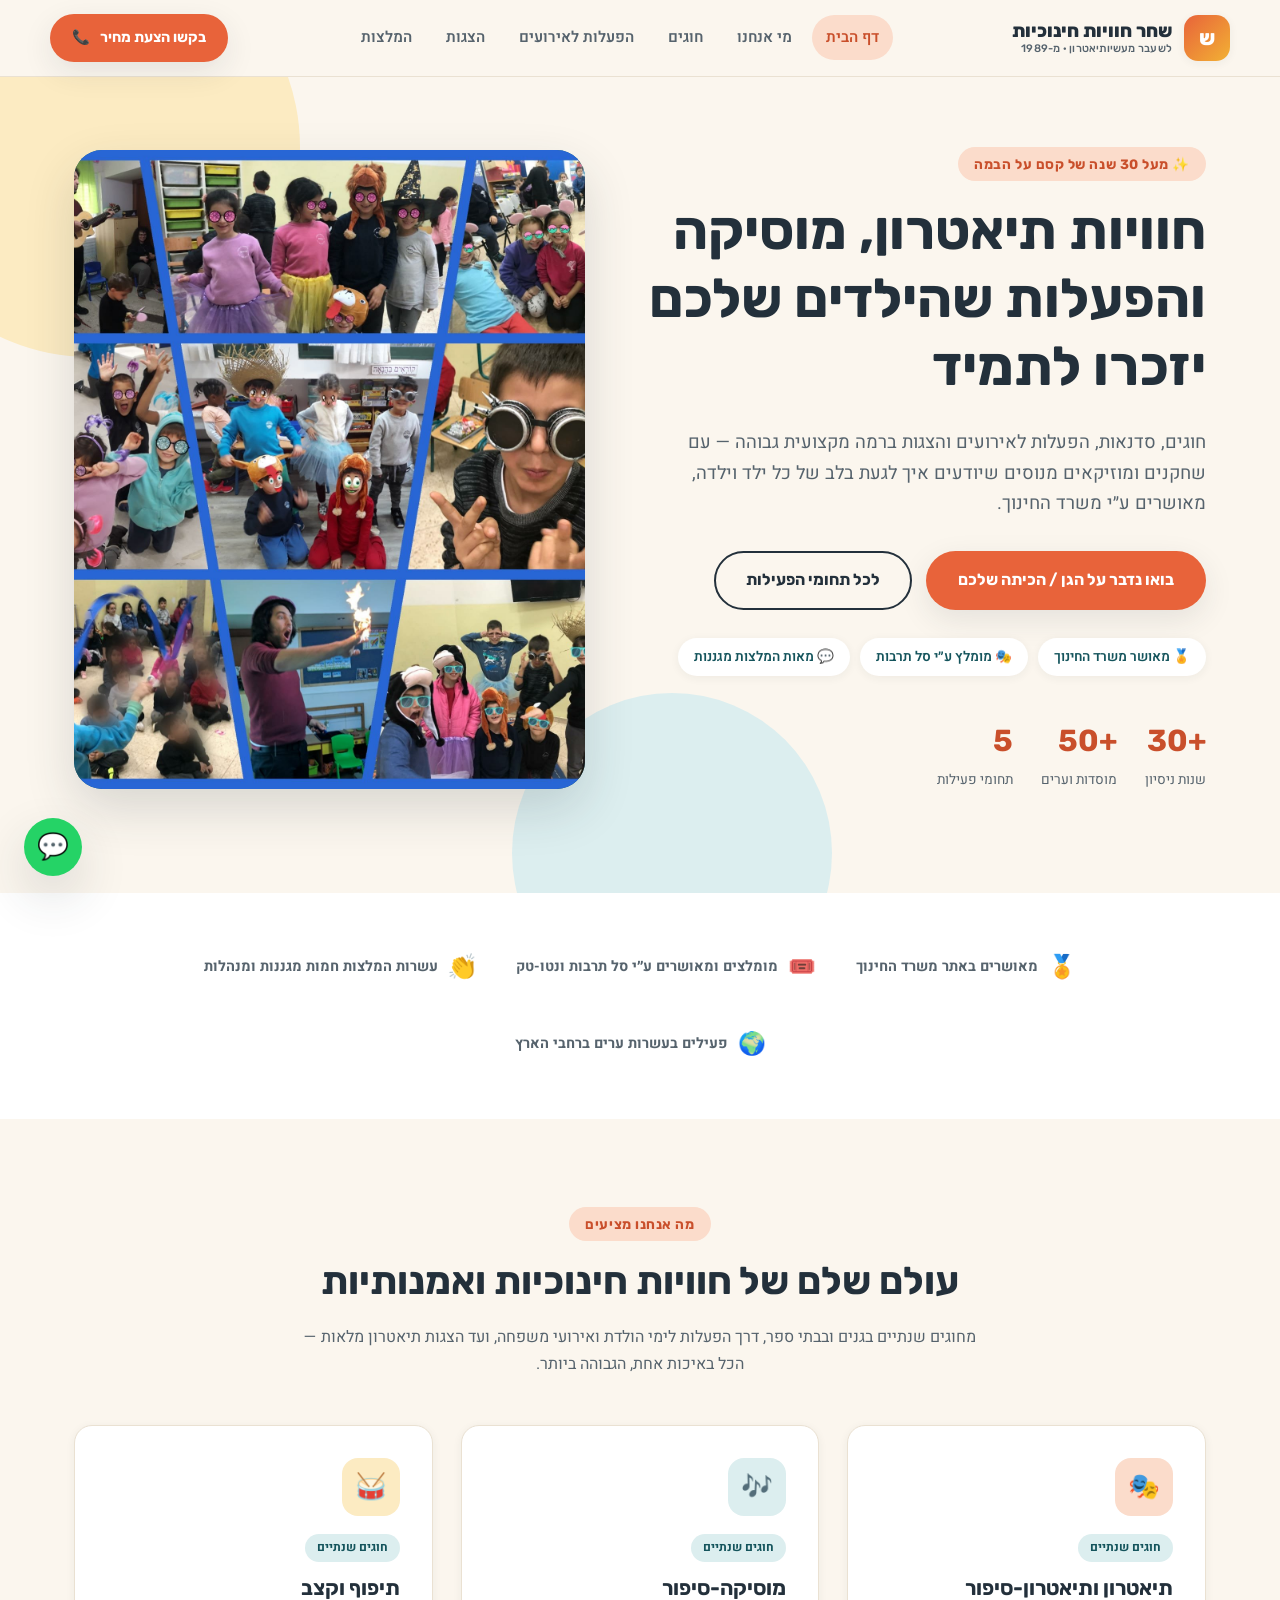
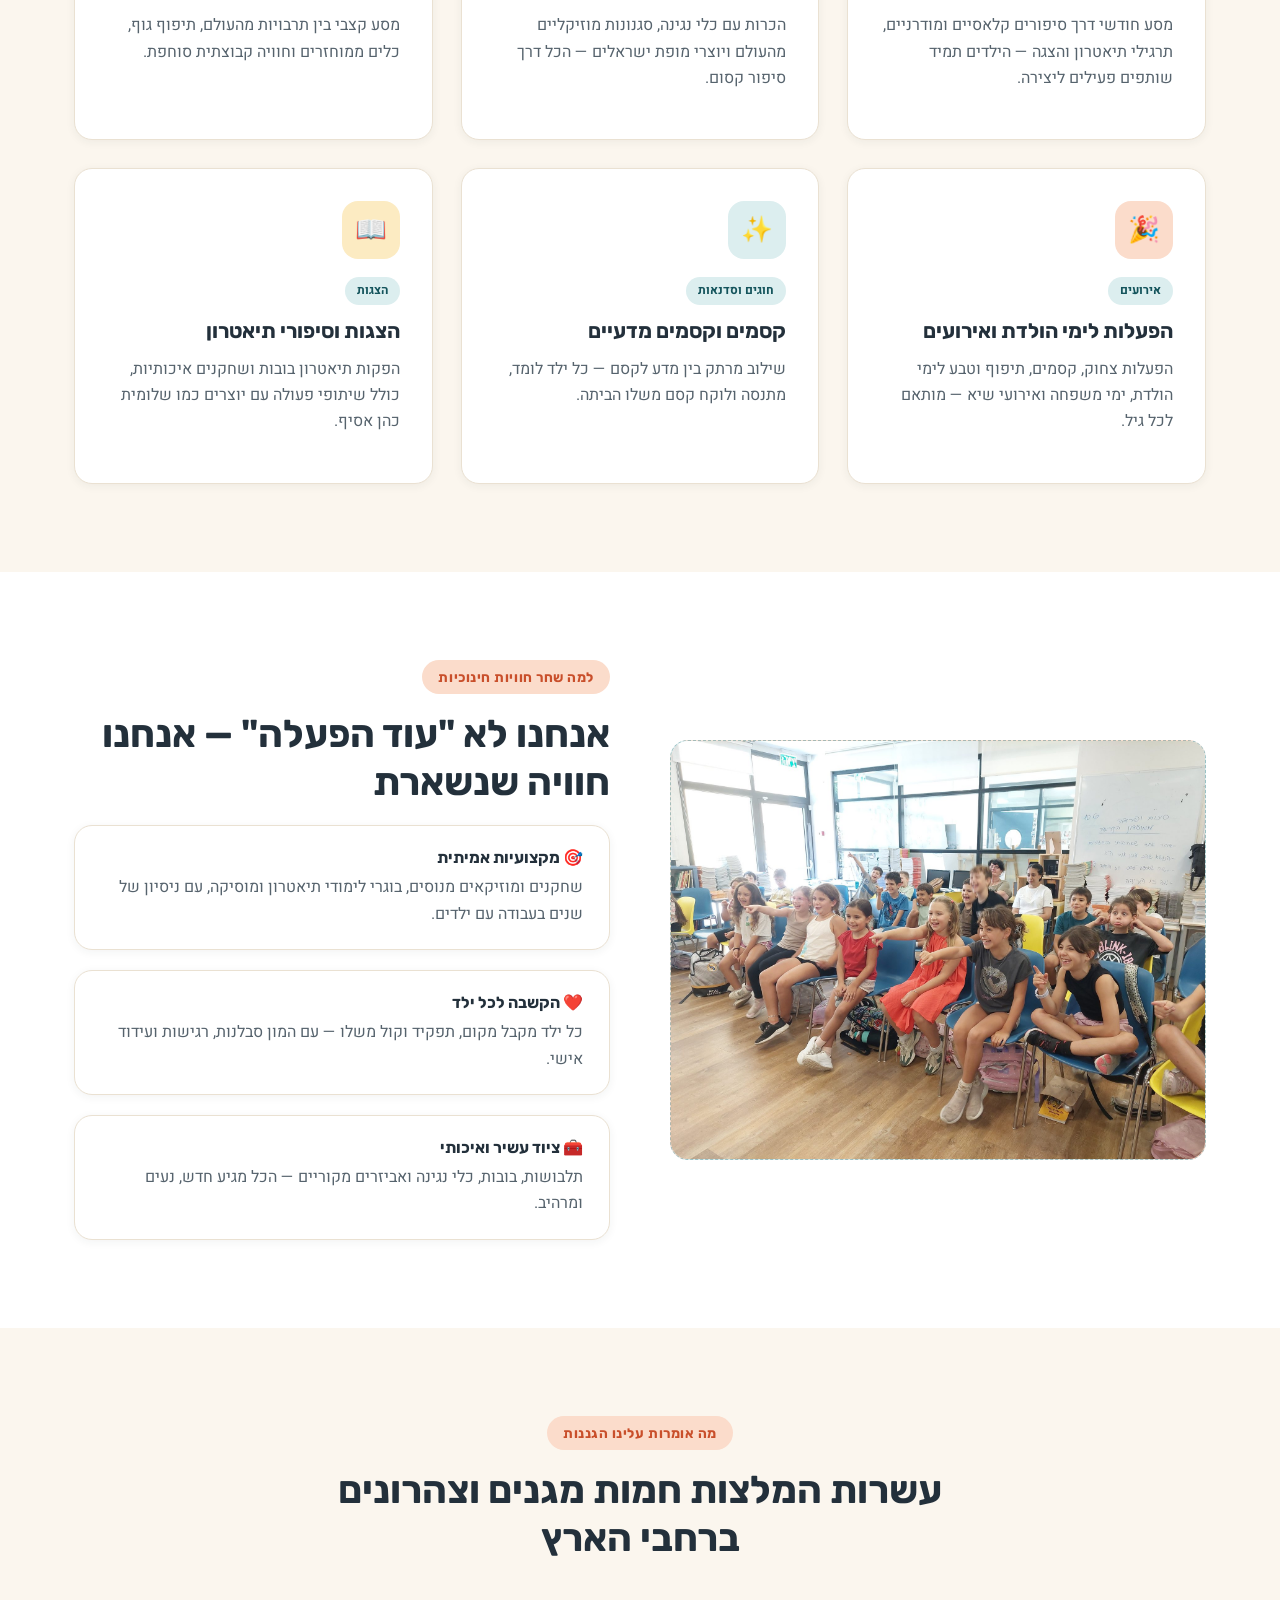
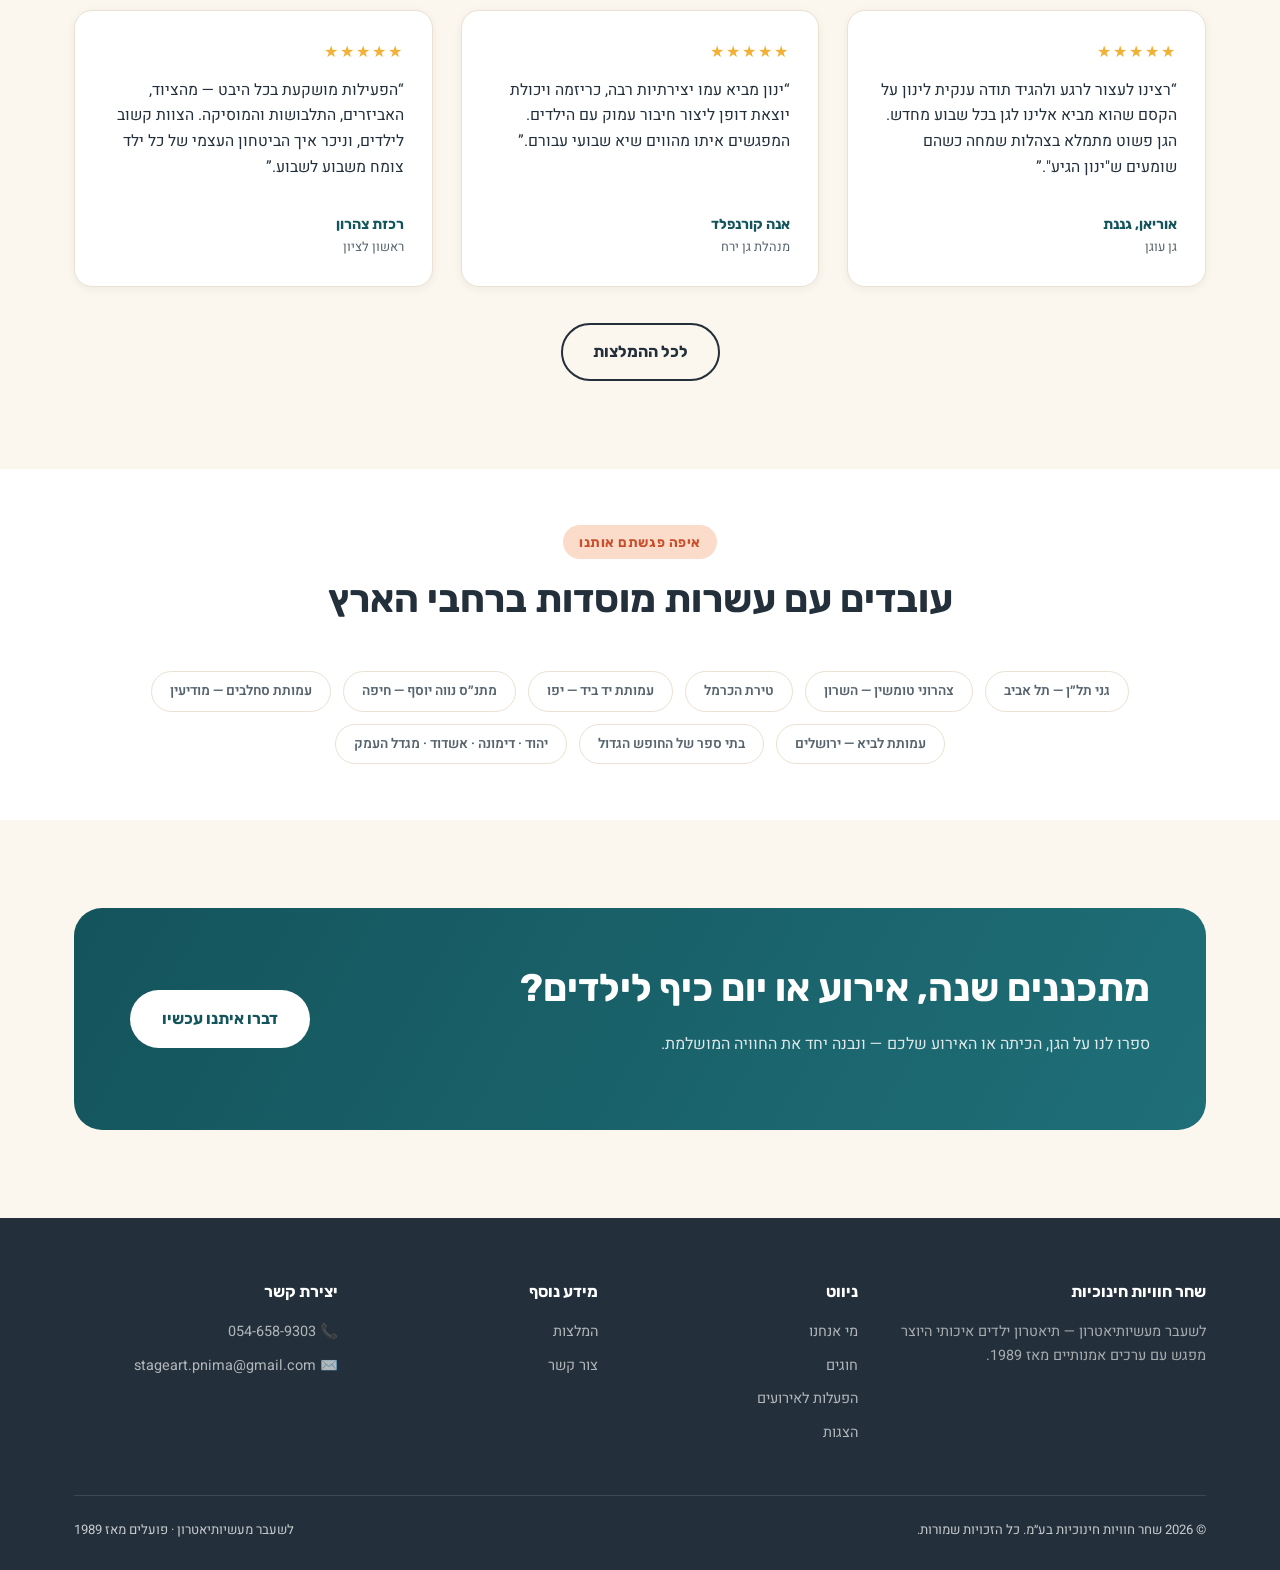
<file: index.html>
<!DOCTYPE html>
<html lang="he" dir="rtl">
<head>
<meta charset="UTF-8">
<meta name="viewport" content="width=device-width, initial-scale=1.0">
<title>שחר חוויות חינוכיות | חוגים, הפעלות והצגות לילדים ברמה הגבוהה ביותר</title>
<meta name="description" content="שחר חוויות חינוכיות (לשעבר מעשיותיאטרון) — מעל 30 שנות ניסיון בחוגי תיאטרון, מוסיקה, תיפוף וקצב, קסמים, הפעלות לאירועים והצגות לילדים. מאושרים ע״י משרד החינוך.">
<link rel="preconnect" href="https://fonts.googleapis.com">
<link href="https://fonts.googleapis.com/css2?family=Heebo:wght@400;500;600;700&family=Rubik:wght@600;700;800&display=swap" rel="stylesheet">
<link rel="stylesheet" href="css/style.css">
</head>
<body>

<header class="site-header">
  <div class="container header-inner">
    <a href="index.html" class="brand">
      <span class="brand-mark">ש</span>
      <span class="brand-text">שחר חוויות חינוכיות<small>לשעבר מעשיותיאטרון · מ-1989</small></span>
    </a>
    <nav class="main-nav">
      <a href="index.html">דף הבית</a>
      <a href="about.html">מי אנחנו</a>
      <a href="classes.html">חוגים</a>
      <a href="events.html">הפעלות לאירועים</a>
      <a href="shows.html">הצגות</a>
      <a href="testimonials.html">המלצות</a>
    </nav>
    <div class="header-cta">
      <a href="contact.html" class="btn btn-primary btn-sm"><span class="btn-text-full">בקשו הצעת מחיר</span><span>📞</span></a>
      <button class="nav-toggle" aria-label="תפריט"><span></span></button>
    </div>
  </div>
</header>

<!-- HERO -->
<section class="hero">
  <div class="container hero-grid">
    <div>
      <span class="eyebrow">✨ מעל 30 שנה של קסם על הבמה</span>
      <h1>חוויות תיאטרון, מוסיקה והפעלות שהילדים שלכם יזכרו לתמיד</h1>
      <p style="font-size:1.15rem; max-width:520px;">חוגים, סדנאות, הפעלות לאירועים והצגות ברמה מקצועית גבוהה — עם שחקנים ומוזיקאים מנוסים שיודעים איך לגעת בלב של כל ילד וילדה, מאושרים ע״י משרד החינוך.</p>
      <div class="hero-actions">
        <a href="contact.html" class="btn btn-primary">בואו נדבר על הגן / הכיתה שלכם</a>
        <a href="classes.html" class="btn btn-outline">לכל תחומי הפעילות</a>
      </div>
      <div class="hero-badges">
        <span class="hero-badge">🏅 מאושר משרד החינוך</span>
        <span class="hero-badge">🎭 מומלץ ע״י סל תרבות</span>
        <span class="hero-badge">💬 מאות המלצות מגננות</span>
      </div>
      <div class="hero-stats">
        <div class="hero-stat"><strong>+30</strong><span>שנות ניסיון</span></div>
        <div class="hero-stat"><strong>+50</strong><span>מוסדות וערים</span></div>
        <div class="hero-stat"><strong>5</strong><span>תחומי פעילות</span></div>
      </div>
    </div>
    <div class="art-frame">
      <img src="images/hero/hero-collage.jpg" alt="קולאז' רגעים מהפעלות וחוגים של שחר חוויות חינוכיות" style="position:absolute; inset:0; width:100%; height:100%; object-fit:cover; object-position: center;">
    </div>
  </div>
</section>

<!-- TRUST BAR -->
<section class="section-tight section-alt">
  <div class="container">
    <div class="trust-bar">
      <div class="trust-item"><span class="ic">🏅</span> מאושרים באתר משרד החינוך</div>
      <div class="trust-item"><span class="ic">🎟️</span> מומלצים ומאושרים ע״י סל תרבות ונטו-טק</div>
      <div class="trust-item"><span class="ic">👏</span> עשרות המלצות חמות מגננות ומנהלות</div>
      <div class="trust-item"><span class="ic">🌍</span> פעילים בעשרות ערים ברחבי הארץ</div>
    </div>
  </div>
</section>

<!-- SERVICES OVERVIEW -->
<section class="section">
  <div class="container">
    <div class="section-head center">
      <span class="eyebrow">מה אנחנו מציעים</span>
      <h2>עולם שלם של חוויות חינוכיות ואמנותיות</h2>
      <p>מחוגים שנתיים בגנים ובבתי ספר, דרך הפעלות לימי הולדת ואירועי משפחה, ועד הצגות תיאטרון מלאות — הכל באיכות אחת, הגבוהה ביותר.</p>
    </div>
    <div class="grid grid-3">
      <a href="classes.html#theater" class="card program-card">
        <span class="card-icon">🎭</span>
        <span class="tag">חוגים שנתיים</span>
        <h3>תיאטרון ותיאטרון-סיפור</h3>
        <p>מסע חודשי דרך סיפורים קלאסיים ומודרניים, תרגילי תיאטרון והצגה — הילדים תמיד שותפים פעילים ליצירה.</p>
      </a>
      <a href="classes.html#music" class="card program-card">
        <span class="card-icon teal">🎶</span>
        <span class="tag">חוגים שנתיים</span>
        <h3>מוסיקה-סיפור</h3>
        <p>הכרות עם כלי נגינה, סגנונות מוזיקליים מהעולם ויוצרי מופת ישראלים — הכל דרך סיפור קסום.</p>
      </a>
      <a href="classes.html#drums" class="card program-card">
        <span class="card-icon gold">🥁</span>
        <span class="tag">חוגים שנתיים</span>
        <h3>תיפוף וקצב</h3>
        <p>מסע קצבי בין תרבויות מהעולם, תיפוף גוף, כלים ממוחזרים וחוויה קבוצתית סוחפת.</p>
      </a>
      <a href="events.html" class="card program-card">
        <span class="card-icon">🎉</span>
        <span class="tag">אירועים</span>
        <h3>הפעלות לימי הולדת ואירועים</h3>
        <p>הפעלות צחוק, קסמים, תיפוף וטבע לימי הולדת, ימי משפחה ואירועי שיא — מותאם לכל גיל.</p>
      </a>
      <a href="classes.html#magic" class="card program-card">
        <span class="card-icon teal">✨</span>
        <span class="tag">חוגים וסדנאות</span>
        <h3>קסמים וקסמים מדעיים</h3>
        <p>שילוב מרתק בין מדע לקסם — כל ילד לומד, מתנסה ולוקח קסם משלו הביתה.</p>
      </a>
      <a href="shows.html" class="card program-card">
        <span class="card-icon gold">📖</span>
        <span class="tag">הצגות</span>
        <h3>הצגות וסיפורי תיאטרון</h3>
        <p>הפקות תיאטרון בובות ושחקנים איכותיות, כולל שיתופי פעולה עם יוצרים כמו שלומית כהן אסיף.</p>
      </a>
    </div>
  </div>
</section>

<!-- WHY US -->
<section class="section section-alt">
  <div class="container">
    <div class="grid grid-2" style="align-items:center; gap:60px;">
      <div class="photo-slot" style="min-height:420px;">
        <img src="images/activities/activity-08.jpg" alt="ילדים צוחקים ומשתתפים בהתלהבות בפעילות תיאטרון">
      </div>
      <div>
        <span class="eyebrow">למה שחר חוויות חינוכיות</span>
        <h2>אנחנו לא "עוד הפעלה" — אנחנו חוויה שנשארת</h2>
        <div class="grid" style="gap:20px;">
          <div class="card" style="padding:22px 26px;">
            <h4 style="margin-bottom:6px;">🎯 מקצועיות אמיתית</h4>
            <p style="margin:0;">שחקנים ומוזיקאים מנוסים, בוגרי לימודי תיאטרון ומוסיקה, עם ניסיון של שנים בעבודה עם ילדים.</p>
          </div>
          <div class="card" style="padding:22px 26px;">
            <h4 style="margin-bottom:6px;">❤️ הקשבה לכל ילד</h4>
            <p style="margin:0;">כל ילד מקבל מקום, תפקיד וקול משלו — עם המון סבלנות, רגישות ועידוד אישי.</p>
          </div>
          <div class="card" style="padding:22px 26px;">
            <h4 style="margin-bottom:6px;">🧰 ציוד עשיר ואיכותי</h4>
            <p style="margin:0;">תלבושות, בובות, כלי נגינה ואביזרים מקוריים — הכל מגיע חדש, נעים ומרהיב.</p>
          </div>
        </div>
      </div>
    </div>
  </div>
</section>

<!-- TESTIMONIALS TEASER -->
<section class="section">
  <div class="container">
    <div class="section-head center">
      <span class="eyebrow">מה אומרות עלינו הגננות</span>
      <h2>עשרות המלצות חמות מגנים וצהרונים ברחבי הארץ</h2>
    </div>
    <div class="grid grid-3">
      <div class="testi-card">
        <div class="testi-stars">★★★★★</div>
        <p class="testi-quote">רצינו לעצור לרגע ולהגיד תודה ענקית לינון על הקסם שהוא מביא אלינו לגן בכל שבוע מחדש. הגן פשוט מתמלא בצהלות שמחה כשהם שומעים ש"ינון הגיע".</p>
        <div class="testi-author">אוריאן, גננת</div>
        <div class="testi-role">גן עוגן</div>
      </div>
      <div class="testi-card">
        <div class="testi-stars">★★★★★</div>
        <p class="testi-quote">ינון מביא עמו יצירתיות רבה, כריזמה ויכולת יוצאת דופן ליצור חיבור עמוק עם הילדים. המפגשים איתו מהווים שיא שבועי עבורם.</p>
        <div class="testi-author">אנה קורנפלד</div>
        <div class="testi-role">מנהלת גן ירח</div>
      </div>
      <div class="testi-card">
        <div class="testi-stars">★★★★★</div>
        <p class="testi-quote">הפעילות מושקעת בכל היבט — מהציוד, האביזרים, התלבושות והמוסיקה. הצוות קשוב לילדים, וניכר איך הביטחון העצמי של כל ילד צומח משבוע לשבוע.</p>
        <div class="testi-author">רכזת צהרון</div>
        <div class="testi-role">ראשון לציון</div>
      </div>
    </div>
    <div class="text-center" style="margin-top:36px;">
      <a href="testimonials.html" class="btn btn-outline">לכל ההמלצות</a>
    </div>
  </div>
</section>

<!-- CLIENTS -->
<section class="section-tight section-alt">
  <div class="container">
    <div class="section-head center">
      <span class="eyebrow">איפה פגשתם אותנו</span>
      <h2>עובדים עם עשרות מוסדות ברחבי הארץ</h2>
    </div>
    <div class="client-strip" style="justify-content:center;">
      <span class="client-chip">גני תל״ן — תל אביב</span>
      <span class="client-chip">צהרוני טומשין — השרון</span>
      <span class="client-chip">טירת הכרמל</span>
      <span class="client-chip">עמותת יד ביד — יפו</span>
      <span class="client-chip">מתנ״ס נווה יוסף — חיפה</span>
      <span class="client-chip">עמותת סחלבים — מודיעין</span>
      <span class="client-chip">עמותת לביא — ירושלים</span>
      <span class="client-chip">בתי ספר של החופש הגדול</span>
      <span class="client-chip">יהוד · דימונה · אשדוד · מגדל העמק</span>
    </div>
  </div>
</section>

<!-- CTA BAND -->
<section class="section">
  <div class="container">
    <div class="cta-band">
      <div>
        <h2>מתכננים שנה, אירוע או יום כיף לילדים?</h2>
        <p>ספרו לנו על הגן, הכיתה או האירוע שלכם — ונבנה יחד את החוויה המושלמת.</p>
      </div>
      <a href="contact.html" class="btn btn-light">דברו איתנו עכשיו</a>
    </div>
  </div>
</section>

<footer class="site-footer">
  <div class="container">
    <div class="footer-grid">
      <div>
        <h4>שחר חוויות חינוכיות</h4>
        <p style="color:rgba(255,255,255,.6); font-size:.9rem;">לשעבר מעשיותיאטרון — תיאטרון ילדים איכותי היוצר מפגש עם ערכים אמנותיים מאז 1989.</p>
      </div>
      <div>
        <h4>ניווט</h4>
        <a href="about.html">מי אנחנו</a>
        <a href="classes.html">חוגים</a>
        <a href="events.html">הפעלות לאירועים</a>
        <a href="shows.html">הצגות</a>
      </div>
      <div>
        <h4>מידע נוסף</h4>
        <a href="testimonials.html">המלצות</a>
        <a href="contact.html">צור קשר</a>
      </div>
      <div>
        <h4>יצירת קשר</h4>
        <a href="https://wa.me/972546589303?text=%D7%90%D7%A9%D7%9E%D7%97%20%D7%9C%D7%93%D7%A2%D7%AA%20%D7%A2%D7%95%D7%93%20%D7%A4%D7%A8%D7%98%D7%99%D7%9D%20%D7%A2%D7%9C%20%D7%94%D7%A4%D7%A2%D7%99%D7%9C%D7%95%D7%AA%20%D7%A9%D7%9C%20%D7%A9%D7%97%D7%A8%20%D7%97%D7%95%D7%95%D7%99%D7%95%D7%AA%20%D7%97%D7%99%D7%A0%D7%95%D7%9B%D7%99%D7%95%D7%AA" target="_blank" rel="noopener">📞 054-658-9303</a>
        <a href="mailto:stageart.pnima@gmail.com">✉️ stageart.pnima@gmail.com</a>
      </div>
    </div>
    <div class="footer-bottom">
      <span>© 2026 שחר חוויות חינוכיות בע״מ. כל הזכויות שמורות.</span>
      <span>לשעבר מעשיותיאטרון · פועלים מאז 1989</span>
    </div>
  </div>
</footer>

<a href="https://wa.me/972546589303" class="wa-float" target="_blank" rel="noopener" aria-label="וואטסאפ">💬</a>

<script src="js/main.js"></script>
</body>
</html>
</file>
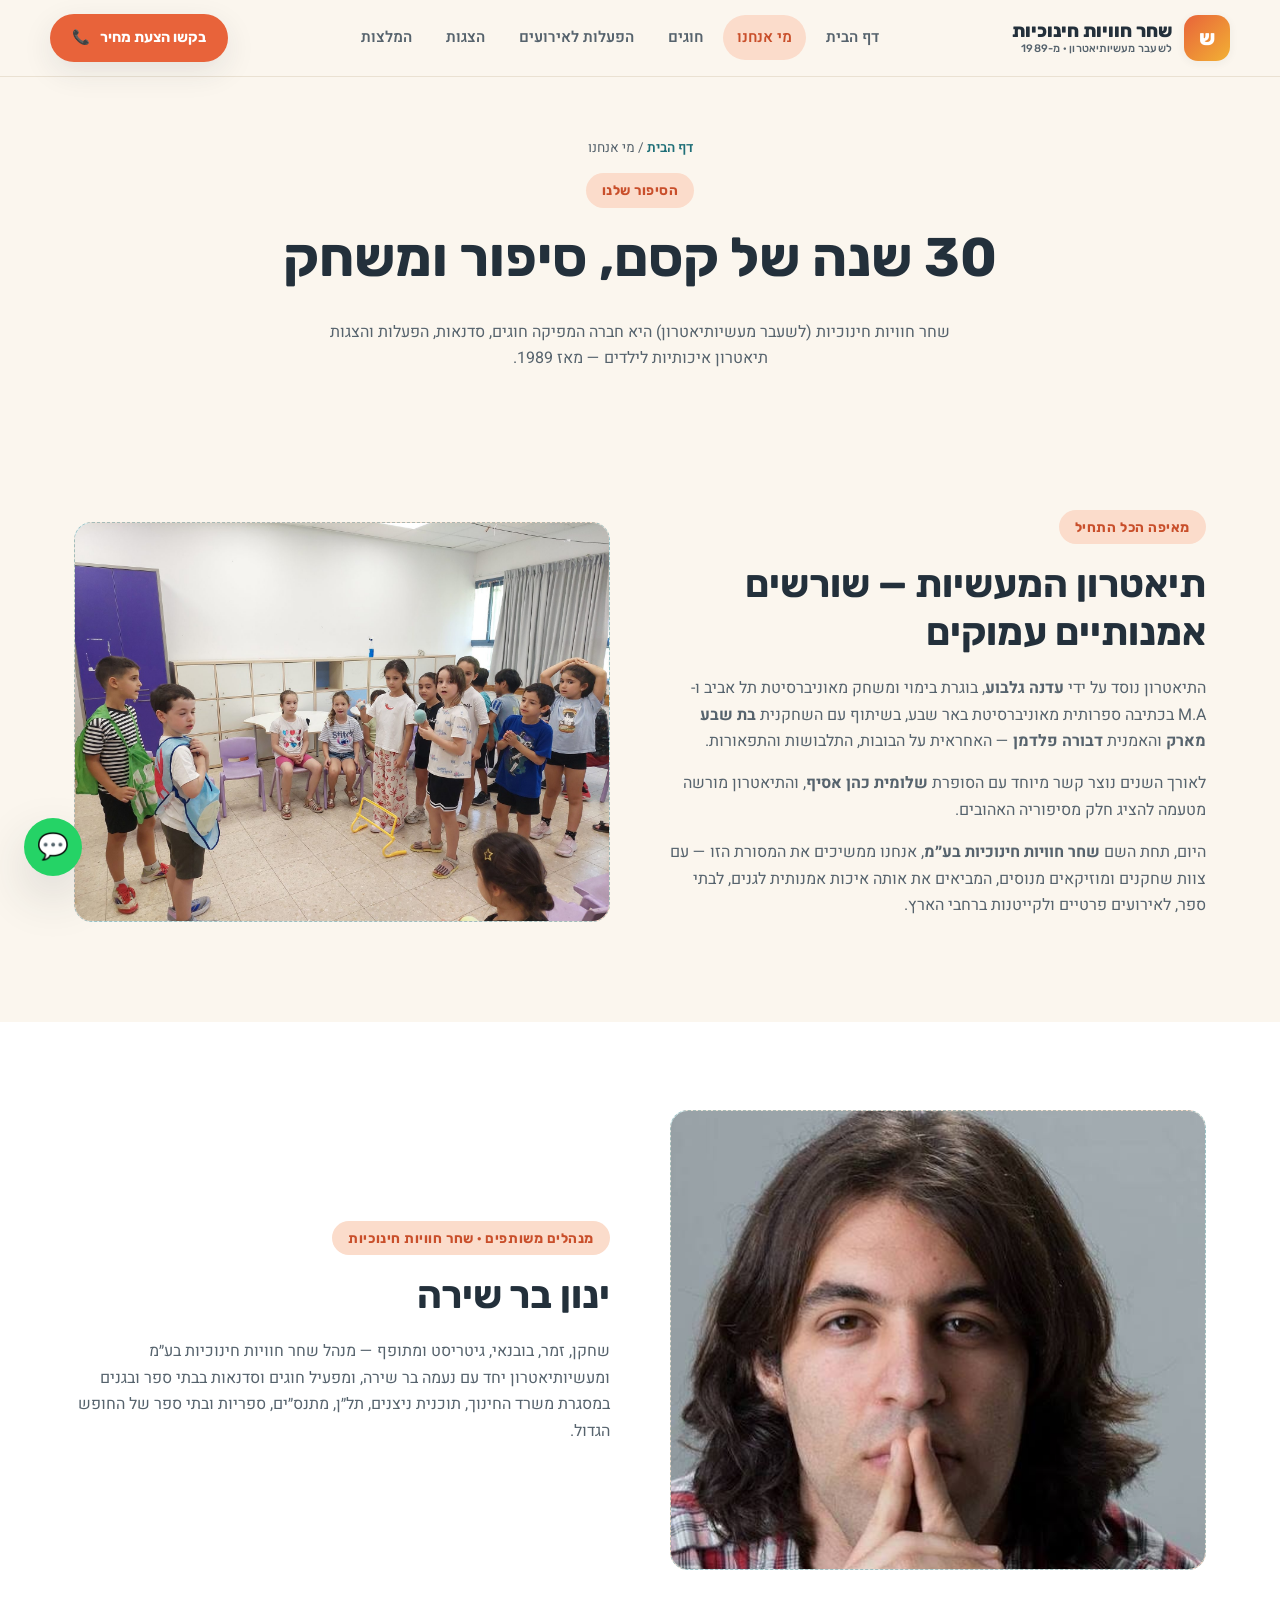
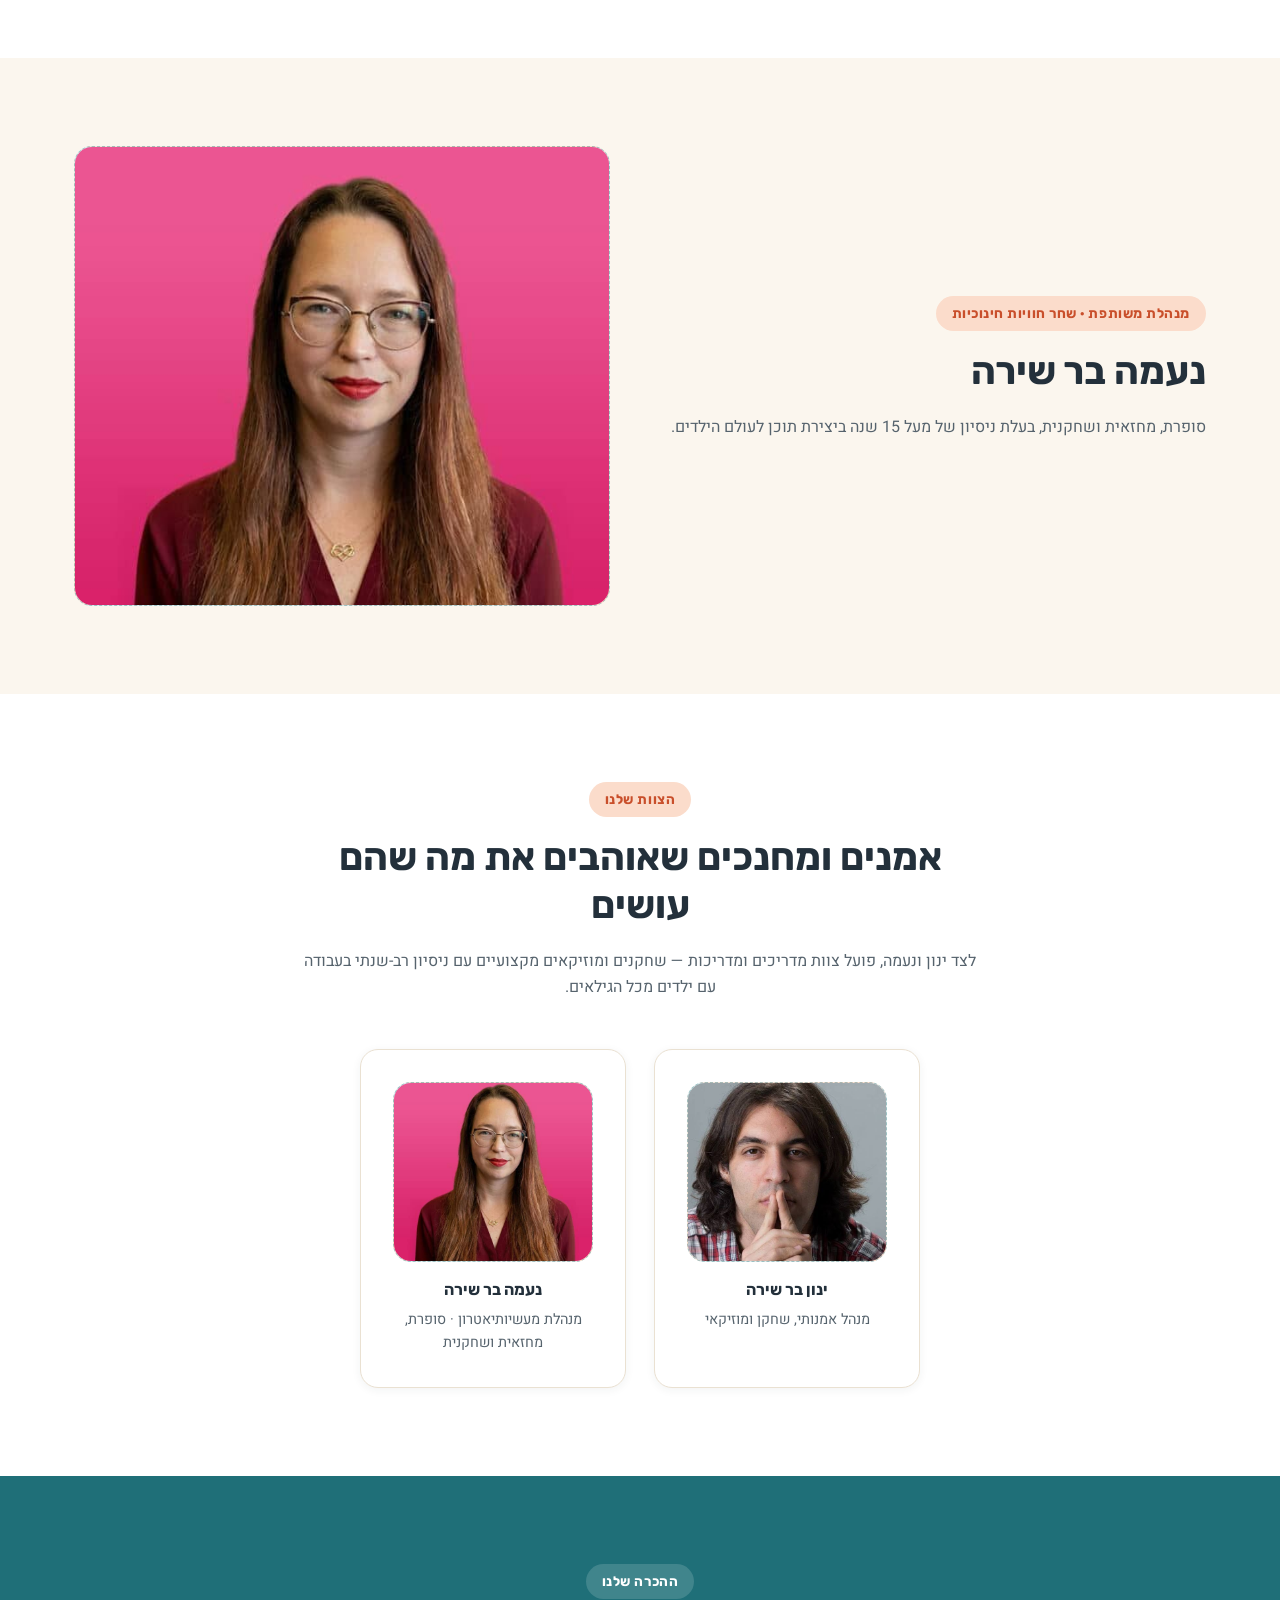
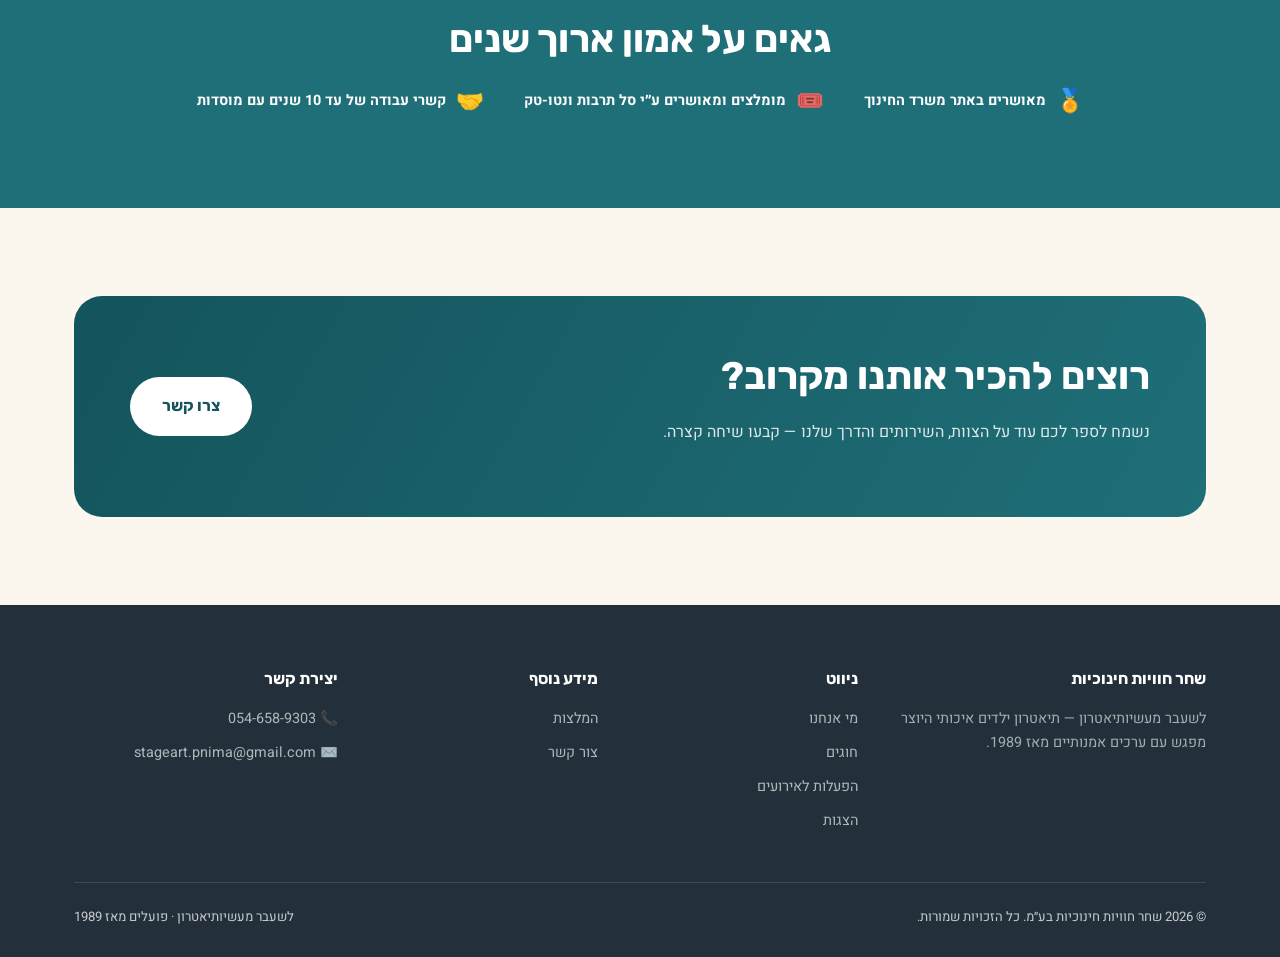
<file: about.html>
<!DOCTYPE html>
<html lang="he" dir="rtl">
<head>
<meta charset="UTF-8">
<meta name="viewport" content="width=device-width, initial-scale=1.0">
<title>מי אנחנו | שחר חוויות חינוכיות</title>
<meta name="description" content="הכירו את שחר חוויות חינוכיות (לשעבר מעשיותיאטרון) ואת ינון ונעמה בר שירה — מנהלים משותפים עם עשרות שנות ניסיון בעבודה עם ילדים.">
<link rel="preconnect" href="https://fonts.googleapis.com">
<link href="https://fonts.googleapis.com/css2?family=Heebo:wght@400;500;600;700&family=Rubik:wght@600;700;800&display=swap" rel="stylesheet">
<link rel="stylesheet" href="css/style.css">
</head>
<body>

<header class="site-header">
  <div class="container header-inner">
    <a href="index.html" class="brand">
      <span class="brand-mark">ש</span>
      <span class="brand-text">שחר חוויות חינוכיות<small>לשעבר מעשיותיאטרון · מ-1989</small></span>
    </a>
    <nav class="main-nav">
      <a href="index.html">דף הבית</a>
      <a href="about.html">מי אנחנו</a>
      <a href="classes.html">חוגים</a>
      <a href="events.html">הפעלות לאירועים</a>
      <a href="shows.html">הצגות</a>
      <a href="testimonials.html">המלצות</a>
    </nav>
    <div class="header-cta">
      <a href="contact.html" class="btn btn-primary btn-sm"><span class="btn-text-full">בקשו הצעת מחיר</span><span>📞</span></a>
      <button class="nav-toggle" aria-label="תפריט"><span></span></button>
    </div>
  </div>
</header>

<section class="page-hero section-tight">
  <div class="container">
    <div class="breadcrumb"><a href="index.html">דף הבית</a> / מי אנחנו</div>
    <span class="eyebrow">הסיפור שלנו</span>
    <h1>30 שנה של קסם, סיפור ומשחק</h1>
    <p style="max-width:640px; margin:0 auto;">שחר חוויות חינוכיות (לשעבר מעשיותיאטרון) היא חברה המפיקה חוגים, סדנאות, הפעלות והצגות תיאטרון איכותיות לילדים — מאז 1989.</p>
  </div>
</section>

<section class="section">
  <div class="container grid grid-2" style="align-items:center; gap:60px;">
    <div>
      <span class="eyebrow">מאיפה הכל התחיל</span>
      <h2>תיאטרון המעשיות — שורשים אמנותיים עמוקים</h2>
      <p>התיאטרון נוסד על ידי <strong>עדנה גלבוע</strong>, בוגרת בימוי ומשחק מאוניברסיטת תל אביב ו-M.A בכתיבה ספרותית מאוניברסיטת באר שבע, בשיתוף עם השחקנית <strong>בת שבע מארק</strong> והאמנית <strong>דבורה פלדמן</strong> — האחראית על הבובות, התלבושות והתפאורות.</p>
      <p>לאורך השנים נוצר קשר מיוחד עם הסופרת <strong>שלומית כהן אסיף</strong>, והתיאטרון מורשה מטעמה להציג חלק מסיפוריה האהובים.</p>
      <p>היום, תחת השם <strong>שחר חוויות חינוכיות בע״מ</strong>, אנחנו ממשיכים את המסורת הזו — עם צוות שחקנים ומוזיקאים מנוסים, המביאים את אותה איכות אמנותית לגנים, לבתי ספר, לאירועים פרטיים ולקייטנות ברחבי הארץ.</p>
    </div>
    <div class="photo-slot" style="min-height:400px;">
      <img src="images/activities/activity-03.jpg" alt="ילדים בתחפושות במעגל סיפור ותיאטרון">
    </div>
  </div>
</section>

<section class="section section-alt">
  <div class="container">
    <div class="grid grid-2" style="align-items:center; gap:60px;">
      <div class="photo-slot" style="min-height:460px;">
        <img src="images/team/profile-yinon.jpg" alt="ינון בר שירה — מנהל שחר חוויות חינוכיות" style="object-fit:cover; object-position:top;">
      </div>
      <div>
        <span class="eyebrow">מנהלים משותפים · שחר חוויות חינוכיות</span>
        <h2>ינון בר שירה</h2>
        <p>שחקן, זמר, בובנאי, גיטריסט ומתופף — מנהל שחר חוויות חינוכיות בע״מ ומעשיותיאטרון יחד עם נעמה בר שירה, ומפעיל חוגים וסדנאות בבתי ספר ובגנים במסגרת משרד החינוך, תוכנית ניצנים, תל״ן, מתנס״ים, ספריות ובתי ספר של החופש הגדול.</p>
      </div>
    </div>
  </div>
</section>

<section class="section">
  <div class="container">
    <div class="grid grid-2" style="align-items:center; gap:60px;">
      <div>
        <span class="eyebrow">מנהלת משותפת · שחר חוויות חינוכיות</span>
        <h2>נעמה בר שירה</h2>
        <p>סופרת, מחזאית ושחקנית, בעלת ניסיון של מעל 15 שנה ביצירת תוכן לעולם הילדים.</p>
      </div>
      <div class="photo-slot" style="min-height:460px;">
        <img src="images/team/profile-naama.jpg" alt="נעמה בר שירה — מנהלת מעשיותיאטרון" style="object-fit:cover; object-position:top;">
      </div>
    </div>
  </div>
</section>

<section class="section section-alt">
  <div class="container">
    <div class="section-head center">
      <span class="eyebrow">הצוות שלנו</span>
      <h2>אמנים ומחנכים שאוהבים את מה שהם עושים</h2>
      <p>לצד ינון ונעמה, פועל צוות מדריכים ומדריכות — שחקנים ומוזיקאים מקצועיים עם ניסיון רב-שנתי בעבודה עם ילדים מכל הגילאים.</p>
    </div>
    <div class="grid grid-2" style="max-width:560px; margin-inline:auto;">
      <div class="card text-center">
        <div class="photo-slot" style="min-height:180px; margin-bottom:18px;">
          <img src="images/team/profile-yinon.jpg" alt="ינון בר שירה">
        </div>
        <h4>ינון בר שירה</h4>
        <p style="margin:0; font-size:.9rem;">מנהל אמנותי, שחקן ומוזיקאי</p>
      </div>
      <div class="card text-center">
        <div class="photo-slot" style="min-height:180px; margin-bottom:18px;">
          <img src="images/team/profile-naama.jpg" alt="נעמה">
        </div>
        <h4>נעמה בר שירה</h4>
        <p style="margin:0; font-size:.9rem;">מנהלת מעשיותיאטרון · סופרת, מחזאית ושחקנית</p>
      </div>
    </div>
  </div>
</section>

<section class="section section-secondary">
  <div class="container text-center">
    <span class="eyebrow" style="background:rgba(255,255,255,.15); color:#fff;">ההכרה שלנו</span>
    <h2>גאים על אמון ארוך שנים</h2>
    <div class="trust-bar" style="margin-top:20px;">
      <div class="trust-item" style="color:#fff;"><span class="ic">🏅</span> מאושרים באתר משרד החינוך</div>
      <div class="trust-item" style="color:#fff;"><span class="ic">🎟️</span> מומלצים ומאושרים ע״י סל תרבות ונטו-טק</div>
      <div class="trust-item" style="color:#fff;"><span class="ic">🤝</span> קשרי עבודה של עד 10 שנים עם מוסדות</div>
    </div>
  </div>
</section>

<section class="section">
  <div class="container">
    <div class="cta-band">
      <div>
        <h2>רוצים להכיר אותנו מקרוב?</h2>
        <p>נשמח לספר לכם עוד על הצוות, השירותים והדרך שלנו — קבעו שיחה קצרה.</p>
      </div>
      <a href="contact.html" class="btn btn-light">צרו קשר</a>
    </div>
  </div>
</section>

<footer class="site-footer">
  <div class="container">
    <div class="footer-grid">
      <div>
        <h4>שחר חוויות חינוכיות</h4>
        <p style="color:rgba(255,255,255,.6); font-size:.9rem;">לשעבר מעשיותיאטרון — תיאטרון ילדים איכותי היוצר מפגש עם ערכים אמנותיים מאז 1989.</p>
      </div>
      <div>
        <h4>ניווט</h4>
        <a href="about.html">מי אנחנו</a>
        <a href="classes.html">חוגים</a>
        <a href="events.html">הפעלות לאירועים</a>
        <a href="shows.html">הצגות</a>
      </div>
      <div>
        <h4>מידע נוסף</h4>
        <a href="testimonials.html">המלצות</a>
        <a href="contact.html">צור קשר</a>
      </div>
      <div>
        <h4>יצירת קשר</h4>
        <a href="https://wa.me/972546589303?text=%D7%90%D7%A9%D7%9E%D7%97%20%D7%9C%D7%93%D7%A2%D7%AA%20%D7%A2%D7%95%D7%93%20%D7%A4%D7%A8%D7%98%D7%99%D7%9D%20%D7%A2%D7%9C%20%D7%94%D7%A4%D7%A2%D7%99%D7%9C%D7%95%D7%AA%20%D7%A9%D7%9C%20%D7%A9%D7%97%D7%A8%20%D7%97%D7%95%D7%95%D7%99%D7%95%D7%AA%20%D7%97%D7%99%D7%A0%D7%95%D7%9B%D7%99%D7%95%D7%AA" target="_blank" rel="noopener">📞 054-658-9303</a>
        <a href="mailto:stageart.pnima@gmail.com">✉️ stageart.pnima@gmail.com</a>
      </div>
    </div>
    <div class="footer-bottom">
      <span>© 2026 שחר חוויות חינוכיות בע״מ. כל הזכויות שמורות.</span>
      <span>לשעבר מעשיותיאטרון · פועלים מאז 1989</span>
    </div>
  </div>
</footer>

<a href="https://wa.me/972546589303" class="wa-float" target="_blank" rel="noopener" aria-label="וואטסאפ">💬</a>

<script src="js/main.js"></script>
</body>
</html>
</file>
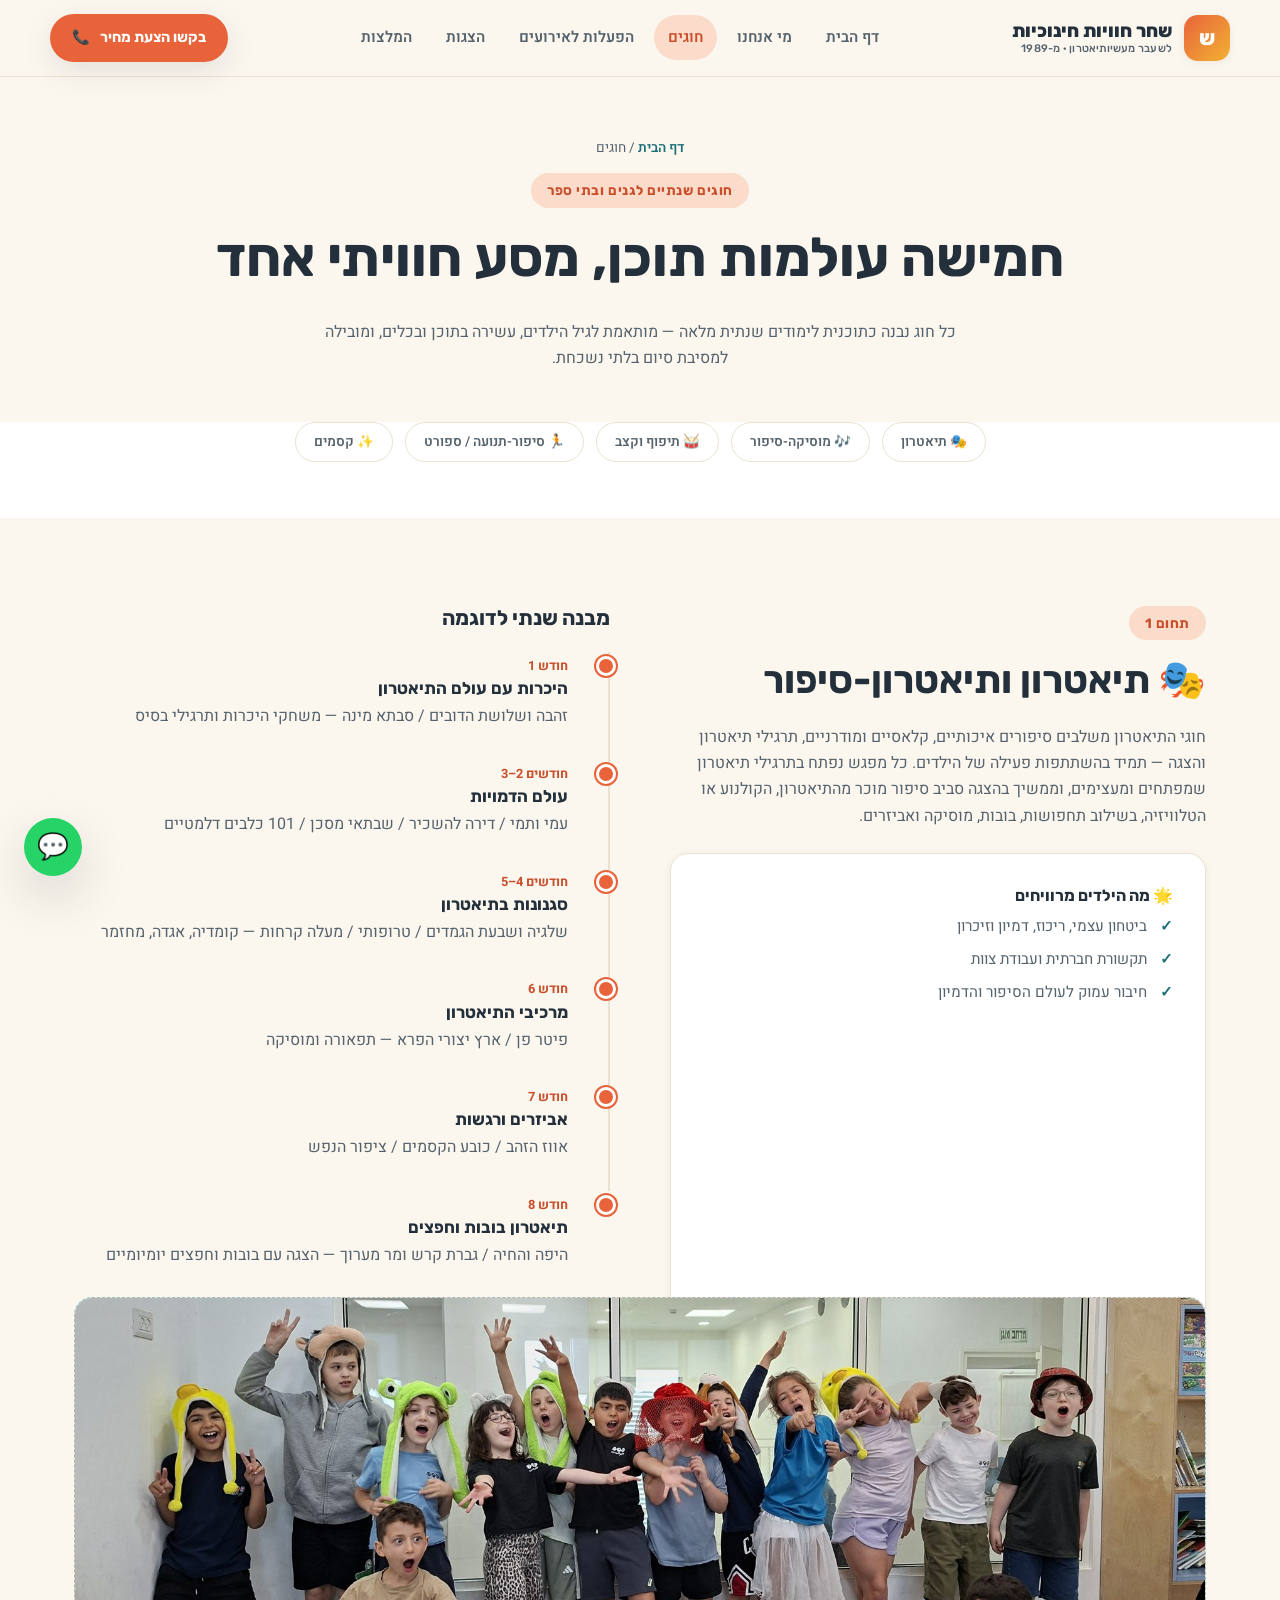
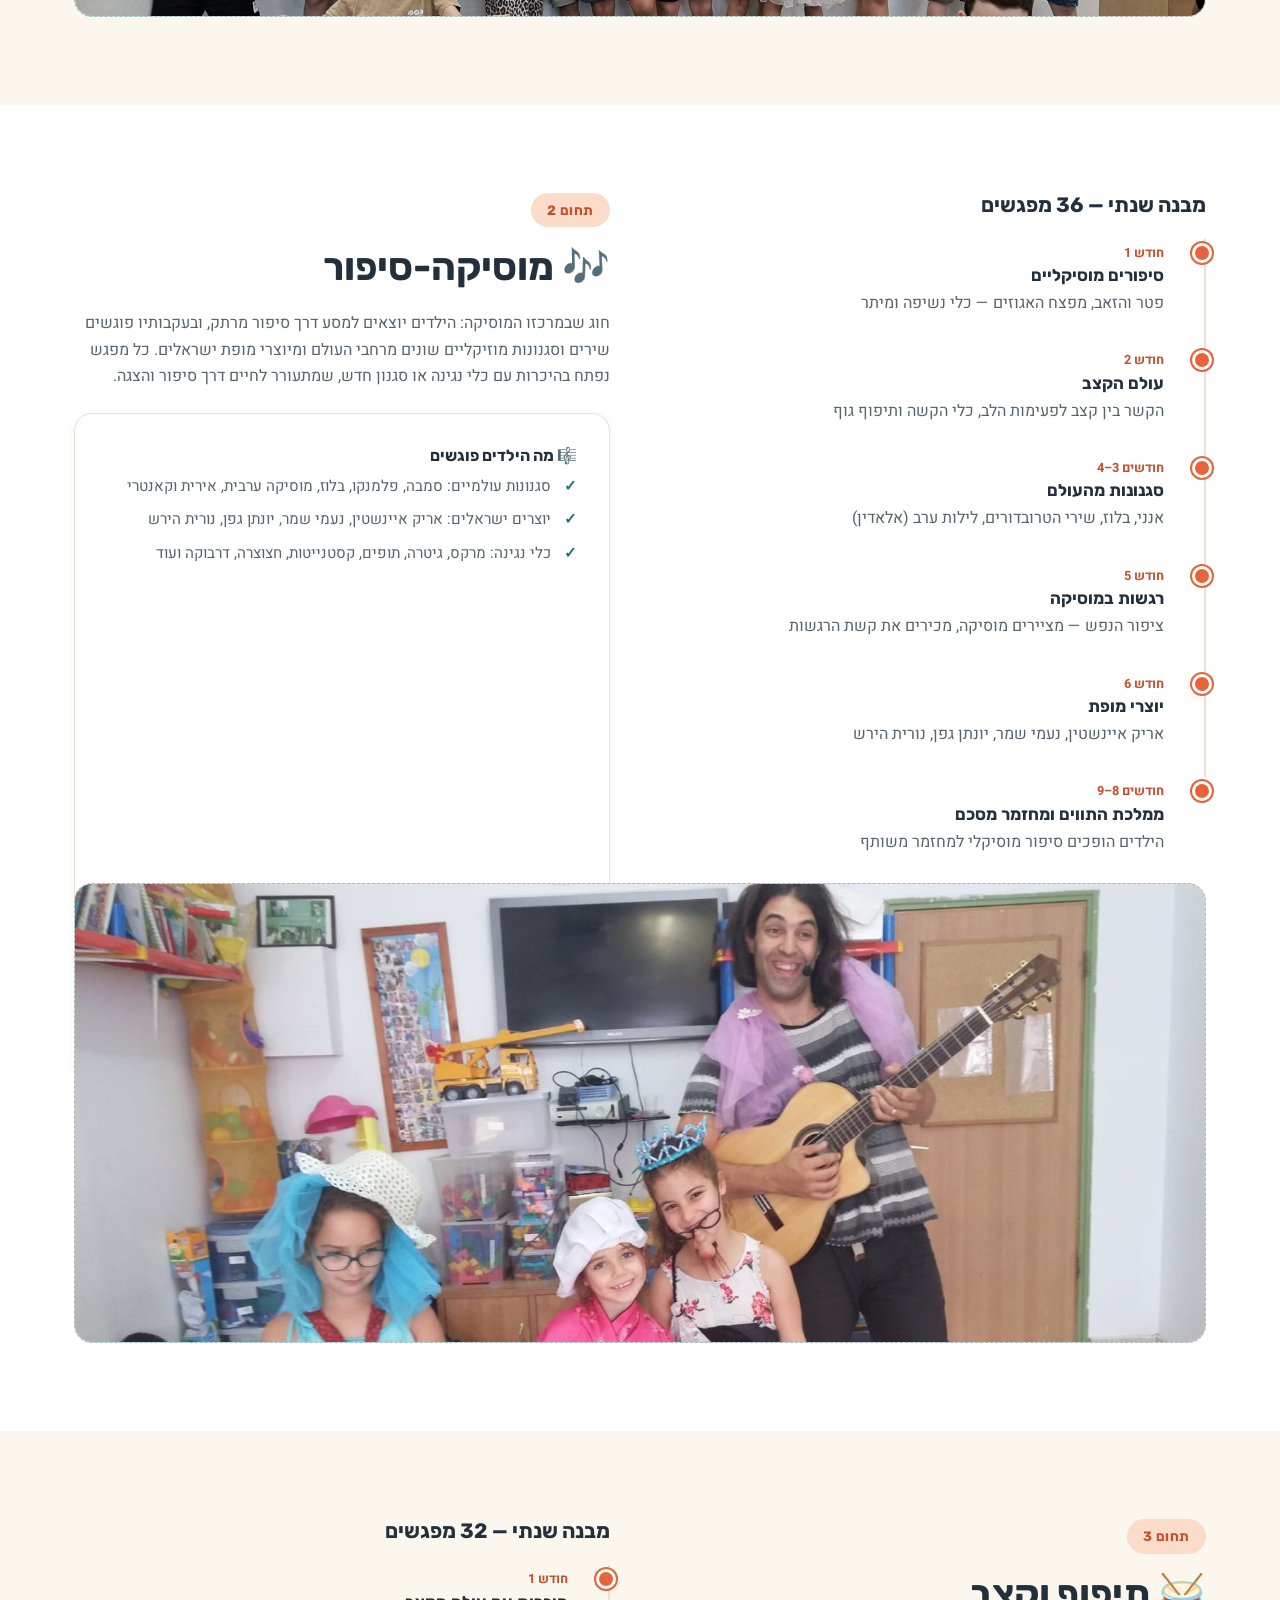
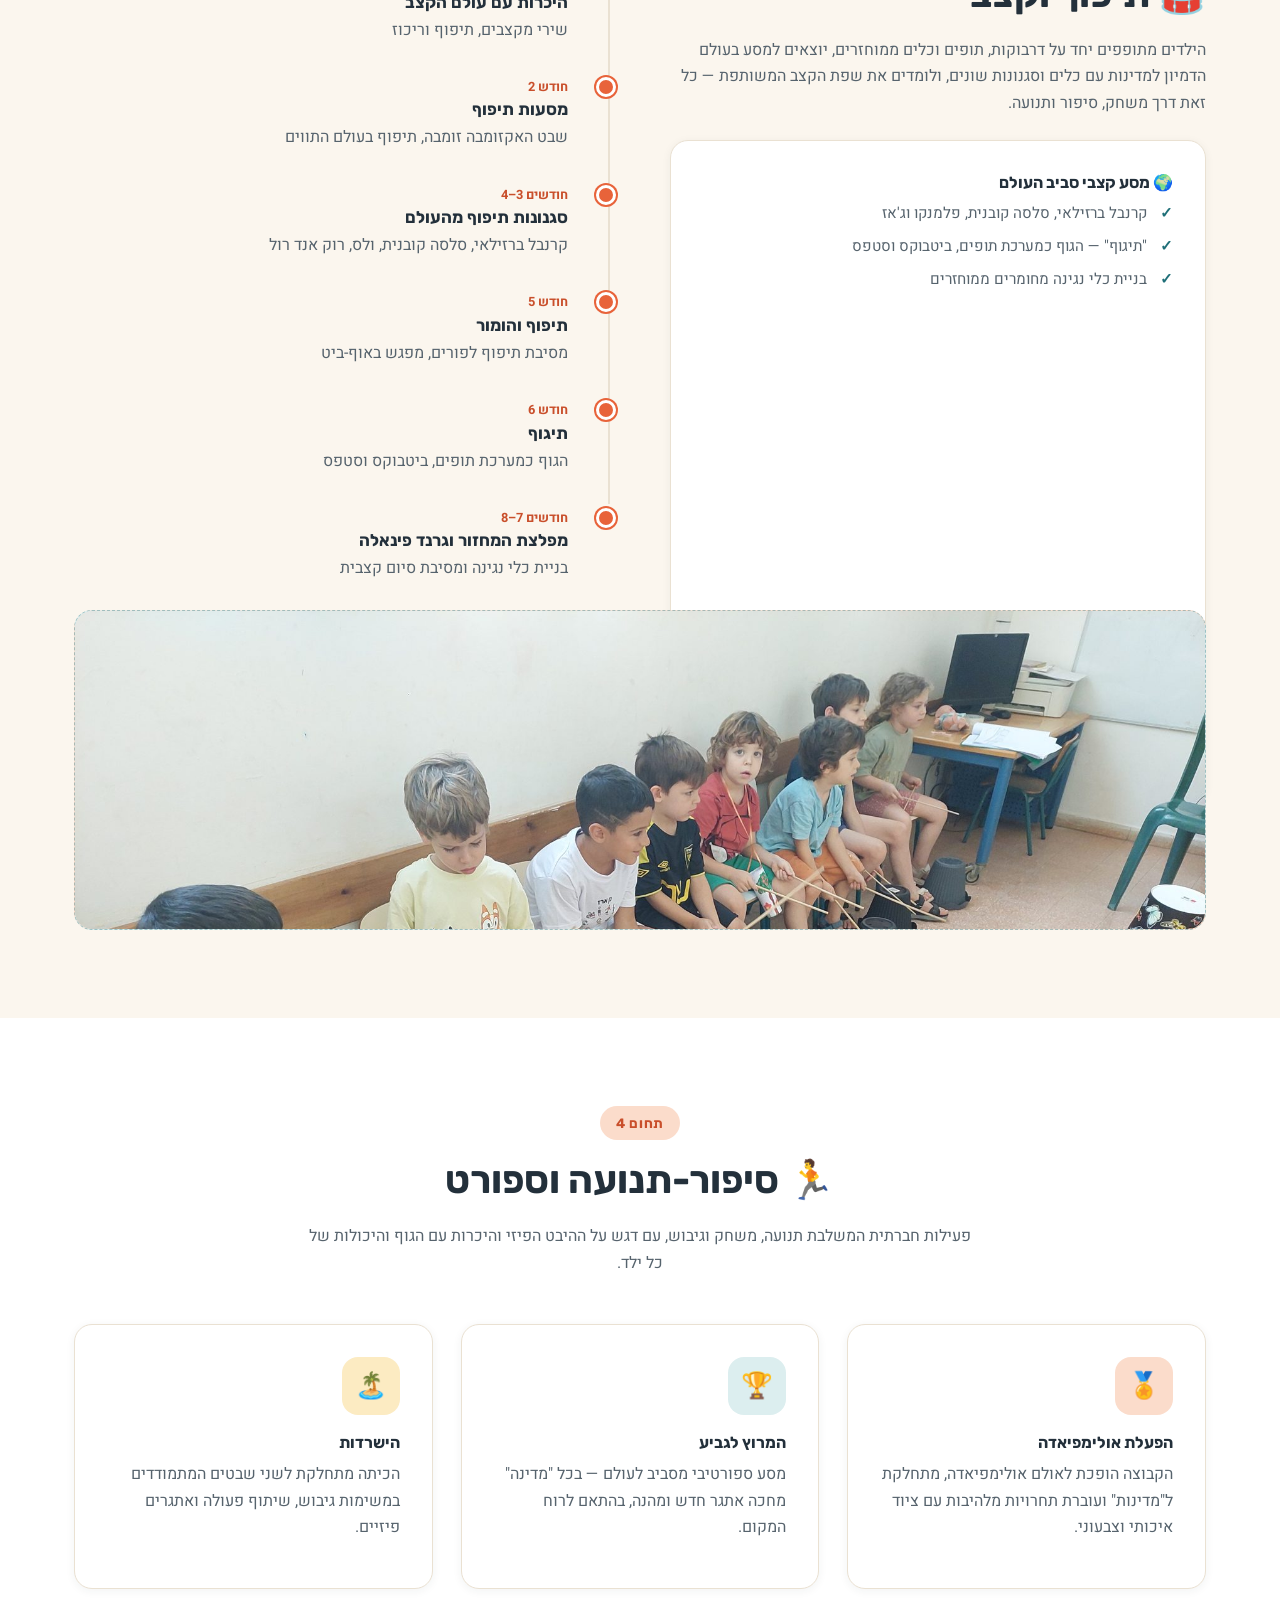
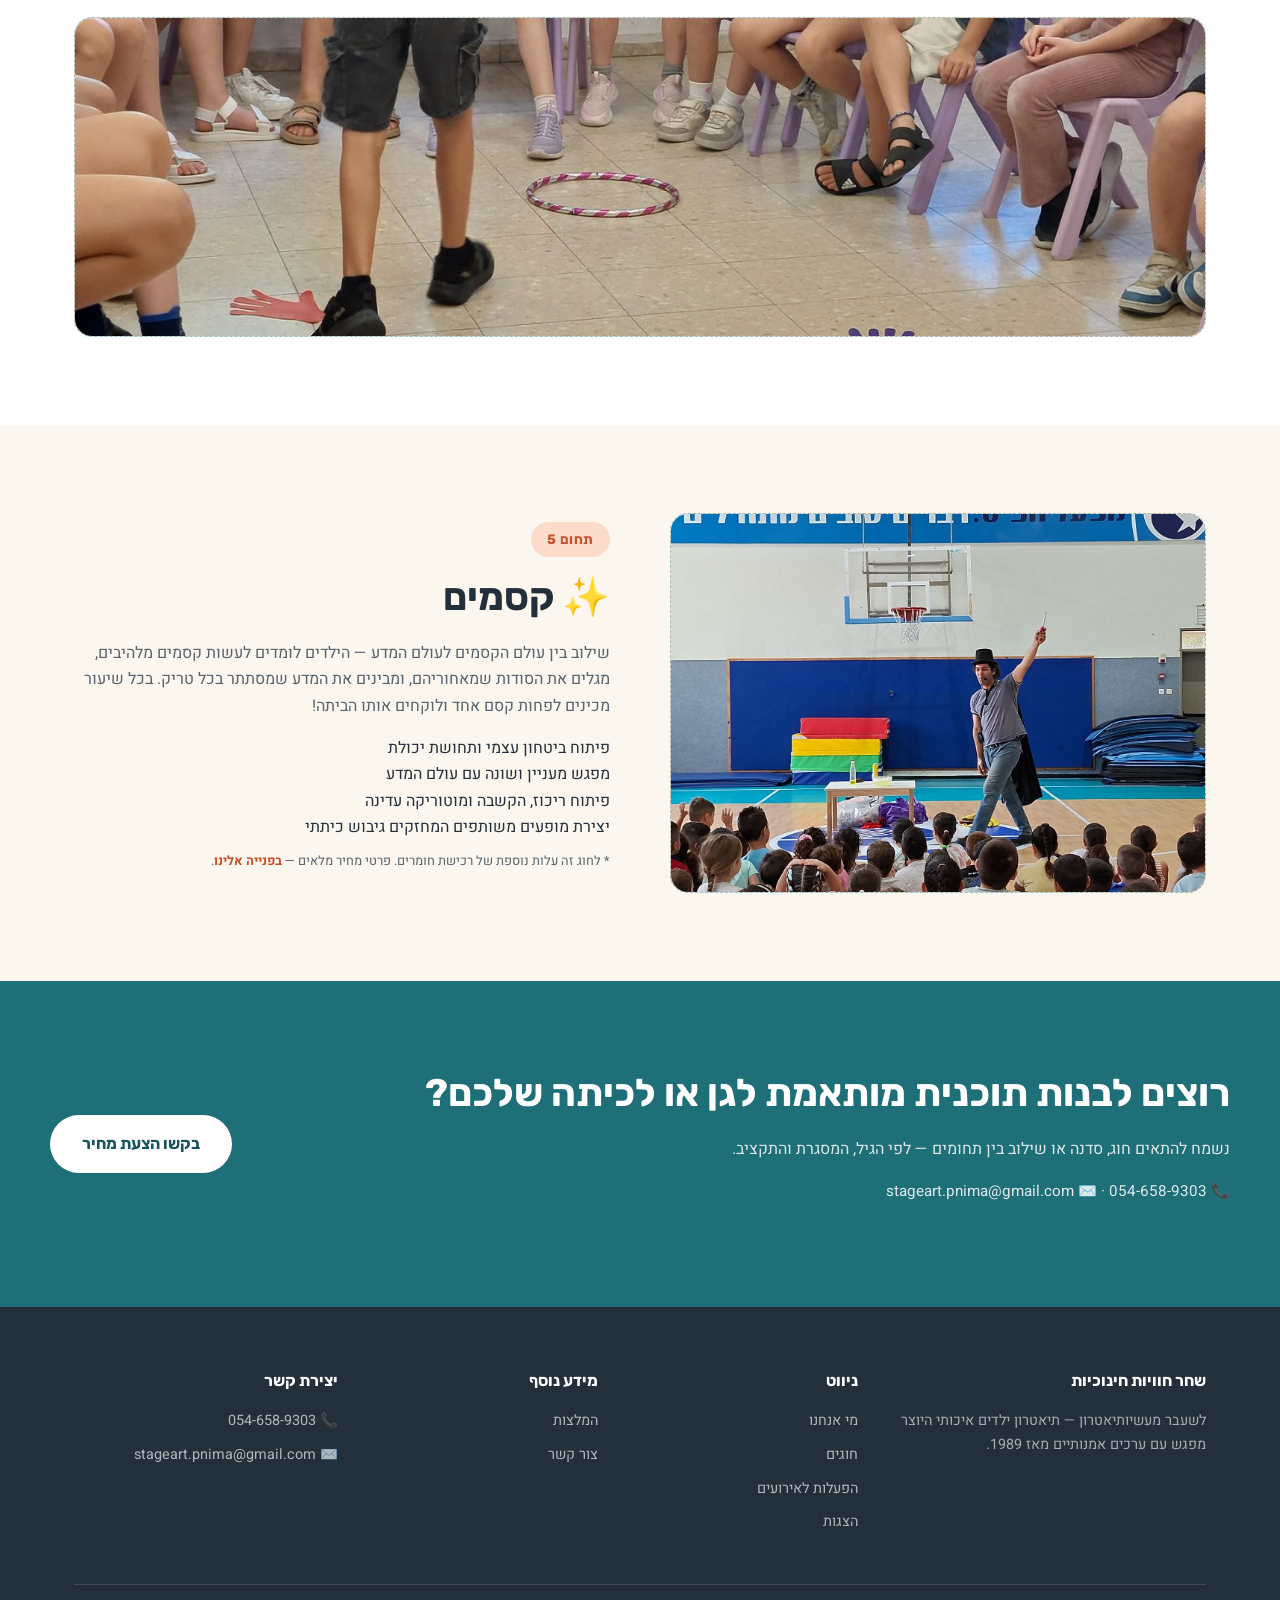
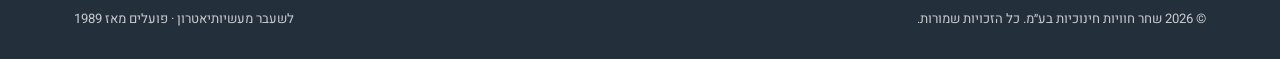
<file: classes.html>
<!DOCTYPE html>
<html lang="he" dir="rtl">
<head>
<meta charset="UTF-8">
<meta name="viewport" content="width=device-width, initial-scale=1.0">
<title>חוגים שנתיים | שחר חוויות חינוכיות</title>
<meta name="description" content="חוגי תיאטרון, מוסיקה-סיפור, תיפוף וקצב, סיפור-תנועה וקסמים מדעיים לגנים ובתי ספר — תוכניות לימוד שנתיות מפורטות.">
<link rel="preconnect" href="https://fonts.googleapis.com">
<link href="https://fonts.googleapis.com/css2?family=Heebo:wght@400;500;600;700&family=Rubik:wght@600;700;800&display=swap" rel="stylesheet">
<link rel="stylesheet" href="css/style.css">
</head>
<body>

<header class="site-header">
  <div class="container header-inner">
    <a href="index.html" class="brand">
      <span class="brand-mark">ש</span>
      <span class="brand-text">שחר חוויות חינוכיות<small>לשעבר מעשיותיאטרון · מ-1989</small></span>
    </a>
    <nav class="main-nav">
      <a href="index.html">דף הבית</a>
      <a href="about.html">מי אנחנו</a>
      <a href="classes.html">חוגים</a>
      <a href="events.html">הפעלות לאירועים</a>
      <a href="shows.html">הצגות</a>
      <a href="testimonials.html">המלצות</a>
    </nav>
    <div class="header-cta">
      <a href="contact.html" class="btn btn-primary btn-sm"><span class="btn-text-full">בקשו הצעת מחיר</span><span>📞</span></a>
      <button class="nav-toggle" aria-label="תפריט"><span></span></button>
    </div>
  </div>
</header>

<section class="page-hero section-tight">
  <div class="container">
    <div class="breadcrumb"><a href="index.html">דף הבית</a> / חוגים</div>
    <span class="eyebrow">חוגים שנתיים לגנים ובתי ספר</span>
    <h1>חמישה עולמות תוכן, מסע חוויתי אחד</h1>
    <p style="max-width:640px; margin:0 auto;">כל חוג נבנה כתוכנית לימודים שנתית מלאה — מותאמת לגיל הילדים, עשירה בתוכן ובכלים, ומובילה למסיבת סיום בלתי נשכחת.</p>
  </div>
</section>

<!-- quick jump -->
<section class="section-tight section-alt" style="padding-top:0;">
  <div class="container">
    <div class="client-strip" style="justify-content:center;">
      <a href="#theater" class="client-chip">🎭 תיאטרון</a>
      <a href="#music" class="client-chip">🎶 מוסיקה-סיפור</a>
      <a href="#drums" class="client-chip">🥁 תיפוף וקצב</a>
      <a href="#movement" class="client-chip">🏃 סיפור-תנועה / ספורט</a>
      <a href="#magic" class="client-chip">✨ קסמים</a>
    </div>
  </div>
</section>

<!-- THEATER -->
<section id="theater" class="section">
  <div class="container grid grid-2" style="gap:60px;">
    <div>
      <span class="eyebrow">תחום 1</span>
      <h2>🎭 תיאטרון ותיאטרון-סיפור</h2>
      <p>חוגי התיאטרון משלבים סיפורים איכותיים, קלאסיים ומודרניים, תרגילי תיאטרון והצגה — תמיד בהשתתפות פעילה של הילדים. כל מפגש נפתח בתרגילי תיאטרון שמפתחים ומעצימים, וממשיך בהצגה סביב סיפור מוכר מהתיאטרון, הקולנוע או הטלוויזיה, בשילוב תחפושות, בובות, מוסיקה ואביזרים.</p>
      <div class="card" style="margin-top:24px;">
        <h4>🌟 מה הילדים מרוויחים</h4>
        <ul class="check">
          <li>ביטחון עצמי, ריכוז, דמיון וזיכרון</li>
          <li>תקשורת חברתית ועבודת צוות</li>
          <li>חיבור עמוק לעולם הסיפור והדמיון</li>
        </ul>
      </div>
    </div>
    <div>
      <h3 style="margin-bottom:20px;">מבנה שנתי לדוגמה</h3>
      <div class="timeline">
        <div class="timeline-item"><span class="month-tag">חודש 1</span><h4>היכרות עם עולם התיאטרון</h4><p style="margin:0;">זהבה ושלושת הדובים / סבתא מינה — משחקי היכרות ותרגילי בסיס</p></div>
        <div class="timeline-item"><span class="month-tag">חודשים 2–3</span><h4>עולם הדמויות</h4><p style="margin:0;">עמי ותמי / דירה להשכיר / שבתאי מסכן / 101 כלבים דלמטיים</p></div>
        <div class="timeline-item"><span class="month-tag">חודשים 4–5</span><h4>סגנונות בתיאטרון</h4><p style="margin:0;">שלגיה ושבעת הגמדים / טרופותי / מעלה קרחות — קומדיה, אגדה, מחזמר</p></div>
        <div class="timeline-item"><span class="month-tag">חודש 6</span><h4>מרכיבי התיאטרון</h4><p style="margin:0;">פיטר פן / ארץ יצורי הפרא — תפאורה ומוסיקה</p></div>
        <div class="timeline-item"><span class="month-tag">חודש 7</span><h4>אביזרים ורגשות</h4><p style="margin:0;">אווז הזהב / כובע הקסמים / ציפור הנפש</p></div>
        <div class="timeline-item"><span class="month-tag">חודש 8</span><h4>תיאטרון בובות וחפצים</h4><p style="margin:0;">היפה והחיה / גברת קרש ומר מערוך — הצגה עם בובות וחפצים יומיומיים</p></div>
      </div>
    </div>
  </div>
  <div class="container">
    <div class="photo-slot" style="min-height:320px; margin-top:28px;">
      <img src="images/activities/activity-12.jpg" alt="ילדים בתחפושות צבעוניות קופצים בשמחה במעגל תיאטרון">
    </div>
  </div>
</section>

<!-- MUSIC -->
<section id="music" class="section section-alt">
  <div class="container grid grid-2" style="gap:60px;">
    <div style="order:2;">
      <span class="eyebrow">תחום 2</span>
      <h2>🎶 מוסיקה-סיפור</h2>
      <p>חוג שבמרכזו המוסיקה: הילדים יוצאים למסע דרך סיפור מרתק, ובעקבותיו פוגשים שירים וסגנונות מוזיקליים שונים מרחבי העולם ומיוצרי מופת ישראלים. כל מפגש נפתח בהיכרות עם כלי נגינה או סגנון חדש, שמתעורר לחיים דרך סיפור והצגה.</p>
      <div class="card" style="margin-top:24px;">
        <h4>🎼 מה הילדים פוגשים</h4>
        <ul class="check">
          <li>סגנונות עולמיים: סמבה, פלמנקו, בלוז, מוסיקה ערבית, אירית וקאנטרי</li>
          <li>יוצרים ישראלים: אריק איינשטין, נעמי שמר, יונתן גפן, נורית הירש</li>
          <li>כלי נגינה: מרקס, גיטרה, תופים, קסטנייטות, חצוצרה, דרבוקה ועוד</li>
        </ul>
      </div>
    </div>
    <div style="order:1;">
      <h3 style="margin-bottom:20px;">מבנה שנתי — 36 מפגשים</h3>
      <div class="timeline">
        <div class="timeline-item"><span class="month-tag">חודש 1</span><h4>סיפורים מוסיקליים</h4><p style="margin:0;">פטר והזאב, מפצח האגוזים — כלי נשיפה ומיתר</p></div>
        <div class="timeline-item"><span class="month-tag">חודש 2</span><h4>עולם הקצב</h4><p style="margin:0;">הקשר בין קצב לפעימות הלב, כלי הקשה ותיפוף גוף</p></div>
        <div class="timeline-item"><span class="month-tag">חודשים 3–4</span><h4>סגנונות מהעולם</h4><p style="margin:0;">אנני, בלוז, שירי הטרובדורים, לילות ערב (אלאדין)</p></div>
        <div class="timeline-item"><span class="month-tag">חודש 5</span><h4>רגשות במוסיקה</h4><p style="margin:0;">ציפור הנפש — מציירים מוסיקה, מכירים את קשת הרגשות</p></div>
        <div class="timeline-item"><span class="month-tag">חודש 6</span><h4>יוצרי מופת</h4><p style="margin:0;">אריק איינשטין, נעמי שמר, יונתן גפן, נורית הירש</p></div>
        <div class="timeline-item"><span class="month-tag">חודשים 8–9</span><h4>ממלכת התווים ומחזמר מסכם</h4><p style="margin:0;">הילדים הופכים סיפור מוסיקלי למחזמר משותף</p></div>
      </div>
    </div>
  </div>
  <div class="container">
    <div class="photo-slot" style="min-height:460px; margin-top:28px;">
      <img src="images/activities/activity-14.jpg" alt="ינון בר שירה מנגן בגיטרה עם ילדות מחופשות בחוג מוסיקה-סיפור" style="object-position: center 22%;">
    </div>
  </div>
</section>

<!-- DRUMS -->
<section id="drums" class="section">
  <div class="container grid grid-2" style="gap:60px;">
    <div>
      <span class="eyebrow">תחום 3</span>
      <h2>🥁 תיפוף וקצב</h2>
      <p>הילדים מתופפים יחד על דרבוקות, תופים וכלים ממוחזרים, יוצאים למסע בעולם הדמיון למדינות עם כלים וסגנונות שונים, ולומדים את שפת הקצב המשותפת — כל זאת דרך משחק, סיפור ותנועה.</p>
      <div class="card" style="margin-top:24px;">
        <h4>🌍 מסע קצבי סביב העולם</h4>
        <ul class="check">
          <li>קרנבל ברזילאי, סלסה קובנית, פלמנקו וג'אז</li>
          <li>"תיגוף" — הגוף כמערכת תופים, ביטבוקס וסטפס</li>
          <li>בניית כלי נגינה מחומרים ממוחזרים</li>
        </ul>
      </div>
    </div>
    <div>
      <h3 style="margin-bottom:20px;">מבנה שנתי — 32 מפגשים</h3>
      <div class="timeline">
        <div class="timeline-item"><span class="month-tag">חודש 1</span><h4>היכרות עם עולם הקצב</h4><p style="margin:0;">שירי מקצבים, תיפוף וריכוז</p></div>
        <div class="timeline-item"><span class="month-tag">חודש 2</span><h4>מסעות תיפוף</h4><p style="margin:0;">שבט האקזומבה זומבה, תיפוף בעולם התווים</p></div>
        <div class="timeline-item"><span class="month-tag">חודשים 3–4</span><h4>סגנונות תיפוף מהעולם</h4><p style="margin:0;">קרנבל ברזילאי, סלסה קובנית, ולס, רוק אנד רול</p></div>
        <div class="timeline-item"><span class="month-tag">חודש 5</span><h4>תיפוף והומור</h4><p style="margin:0;">מסיבת תיפוף לפורים, מפגש באוף-ביט</p></div>
        <div class="timeline-item"><span class="month-tag">חודש 6</span><h4>תיגוף</h4><p style="margin:0;">הגוף כמערכת תופים, ביטבוקס וסטפס</p></div>
        <div class="timeline-item"><span class="month-tag">חודשים 7–8</span><h4>מפלצת המחזור וגרנד פינאלה</h4><p style="margin:0;">בניית כלי נגינה ומסיבת סיום קצבית</p></div>
      </div>
    </div>
  </div>
  <div class="container">
    <div class="photo-slot" style="min-height:320px; margin-top:28px;">
      <img src="images/activities/activity-13.jpg" alt="ילדים מתופפים יחד במעגל על כלי הקשה" style="object-position: top;">
    </div>
  </div>
</section>

<!-- MOVEMENT / SPORT -->
<section id="movement" class="section section-alt">
  <div class="container">
    <div class="section-head center">
      <span class="eyebrow">תחום 4</span>
      <h2>🏃 סיפור-תנועה וספורט</h2>
      <p>פעילות חברתית המשלבת תנועה, משחק וגיבוש, עם דגש על ההיבט הפיזי והיכרות עם הגוף והיכולות של כל ילד.</p>
    </div>
    <div class="grid grid-3">
      <div class="card">
        <span class="card-icon">🏅</span>
        <h4>הפעלת אולימפיאדה</h4>
        <p>הקבוצה הופכת לאולם אולימפיאדה, מתחלקת ל"מדינות" ועוברת תחרויות מלהיבות עם ציוד איכותי וצבעוני.</p>
      </div>
      <div class="card">
        <span class="card-icon teal">🏆</span>
        <h4>המרוץ לגביע</h4>
        <p>מסע ספורטיבי מסביב לעולם — בכל "מדינה" מחכה אתגר חדש ומהנה, בהתאם לרוח המקום.</p>
      </div>
      <div class="card">
        <span class="card-icon gold">🏝️</span>
        <h4>הישרדות</h4>
        <p>הכיתה מתחלקת לשני שבטים המתמודדים במשימות גיבוש, שיתוף פעולה ואתגרים פיזיים.</p>
      </div>
    </div>
    <div class="photo-slot" style="min-height:320px; margin-top:28px;">
      <img src="images/activities/activity-04.jpg" alt="ילדים משחקים יחד במשחק גיבוש קבוצתי">
    </div>
  </div>
</section>

<!-- MAGIC -->
<section id="magic" class="section">
  <div class="container grid grid-2" style="gap:60px; align-items:center;">
    <div class="photo-slot" style="min-height:380px;">
      <img src="images/magic/magic-02.jpg" alt="ינון בר שירה עם מגבעת קוסם מבצע קסם מול קהל ילדים">
    </div>
    <div>
      <span class="eyebrow">תחום 5</span>
      <h2>✨ קסמים</h2>
      <p>שילוב בין עולם הקסמים לעולם המדע — הילדים לומדים לעשות קסמים מלהיבים, מגלים את הסודות שמאחוריהם, ומבינים את המדע שמסתתר בכל טריק. בכל שיעור מכינים לפחות קסם אחד ולוקחים אותו הביתה!</p>
      <ul class="check">
        <li>פיתוח ביטחון עצמי ותחושת יכולת</li>
        <li>מפגש מעניין ושונה עם עולם המדע</li>
        <li>פיתוח ריכוז, הקשבה ומוטוריקה עדינה</li>
        <li>יצירת מופעים משותפים המחזקים גיבוש כיתתי</li>
      </ul>
      <p class="form-note">* לחוג זה עלות נוספת של רכישת חומרים. פרטי מחיר מלאים — <a href="contact.html" style="color:var(--color-primary-dark); font-weight:700;">בפנייה אלינו</a>.</p>
    </div>
  </div>
</section>

<section class="section section-secondary">
  <div class="container cta-band" style="background:transparent; padding:0;">
    <div>
      <h2>רוצים לבנות תוכנית מותאמת לגן או לכיתה שלכם?</h2>
      <p>נשמח להתאים חוג, סדנה או שילוב בין תחומים — לפי הגיל, המסגרת והתקציב.</p>
      <p style="margin-top:10px; font-size:.95rem;">📞 <a href="https://wa.me/972546589303?text=%D7%90%D7%A9%D7%9E%D7%97%20%D7%9C%D7%93%D7%A2%D7%AA%20%D7%A2%D7%95%D7%93%20%D7%A4%D7%A8%D7%98%D7%99%D7%9D%20%D7%A2%D7%9C%20%D7%94%D7%A4%D7%A2%D7%99%D7%9C%D7%95%D7%AA%20%D7%A9%D7%9C%20%D7%A9%D7%97%D7%A8%20%D7%97%D7%95%D7%95%D7%99%D7%95%D7%AA%20%D7%97%D7%99%D7%A0%D7%95%D7%9B%D7%99%D7%95%D7%AA" target="_blank" rel="noopener" style="color:inherit;">054-658-9303</a> · ✉️ <a href="mailto:stageart.pnima@gmail.com" style="color:inherit;">stageart.pnima@gmail.com</a></p>
    </div>
    <a href="contact.html" class="btn btn-light">בקשו הצעת מחיר</a>
  </div>
</section>

<footer class="site-footer">
  <div class="container">
    <div class="footer-grid">
      <div>
        <h4>שחר חוויות חינוכיות</h4>
        <p style="color:rgba(255,255,255,.6); font-size:.9rem;">לשעבר מעשיותיאטרון — תיאטרון ילדים איכותי היוצר מפגש עם ערכים אמנותיים מאז 1989.</p>
      </div>
      <div>
        <h4>ניווט</h4>
        <a href="about.html">מי אנחנו</a>
        <a href="classes.html">חוגים</a>
        <a href="events.html">הפעלות לאירועים</a>
        <a href="shows.html">הצגות</a>
      </div>
      <div>
        <h4>מידע נוסף</h4>
        <a href="testimonials.html">המלצות</a>
        <a href="contact.html">צור קשר</a>
      </div>
      <div>
        <h4>יצירת קשר</h4>
        <a href="https://wa.me/972546589303?text=%D7%90%D7%A9%D7%9E%D7%97%20%D7%9C%D7%93%D7%A2%D7%AA%20%D7%A2%D7%95%D7%93%20%D7%A4%D7%A8%D7%98%D7%99%D7%9D%20%D7%A2%D7%9C%20%D7%94%D7%A4%D7%A2%D7%99%D7%9C%D7%95%D7%AA%20%D7%A9%D7%9C%20%D7%A9%D7%97%D7%A8%20%D7%97%D7%95%D7%95%D7%99%D7%95%D7%AA%20%D7%97%D7%99%D7%A0%D7%95%D7%9B%D7%99%D7%95%D7%AA" target="_blank" rel="noopener">📞 054-658-9303</a>
        <a href="mailto:stageart.pnima@gmail.com">✉️ stageart.pnima@gmail.com</a>
      </div>
    </div>
    <div class="footer-bottom">
      <span>© 2026 שחר חוויות חינוכיות בע״מ. כל הזכויות שמורות.</span>
      <span>לשעבר מעשיותיאטרון · פועלים מאז 1989</span>
    </div>
  </div>
</footer>

<a href="https://wa.me/972546589303" class="wa-float" target="_blank" rel="noopener" aria-label="וואטסאפ">💬</a>

<script src="js/main.js"></script>
</body>
</html>
</file>
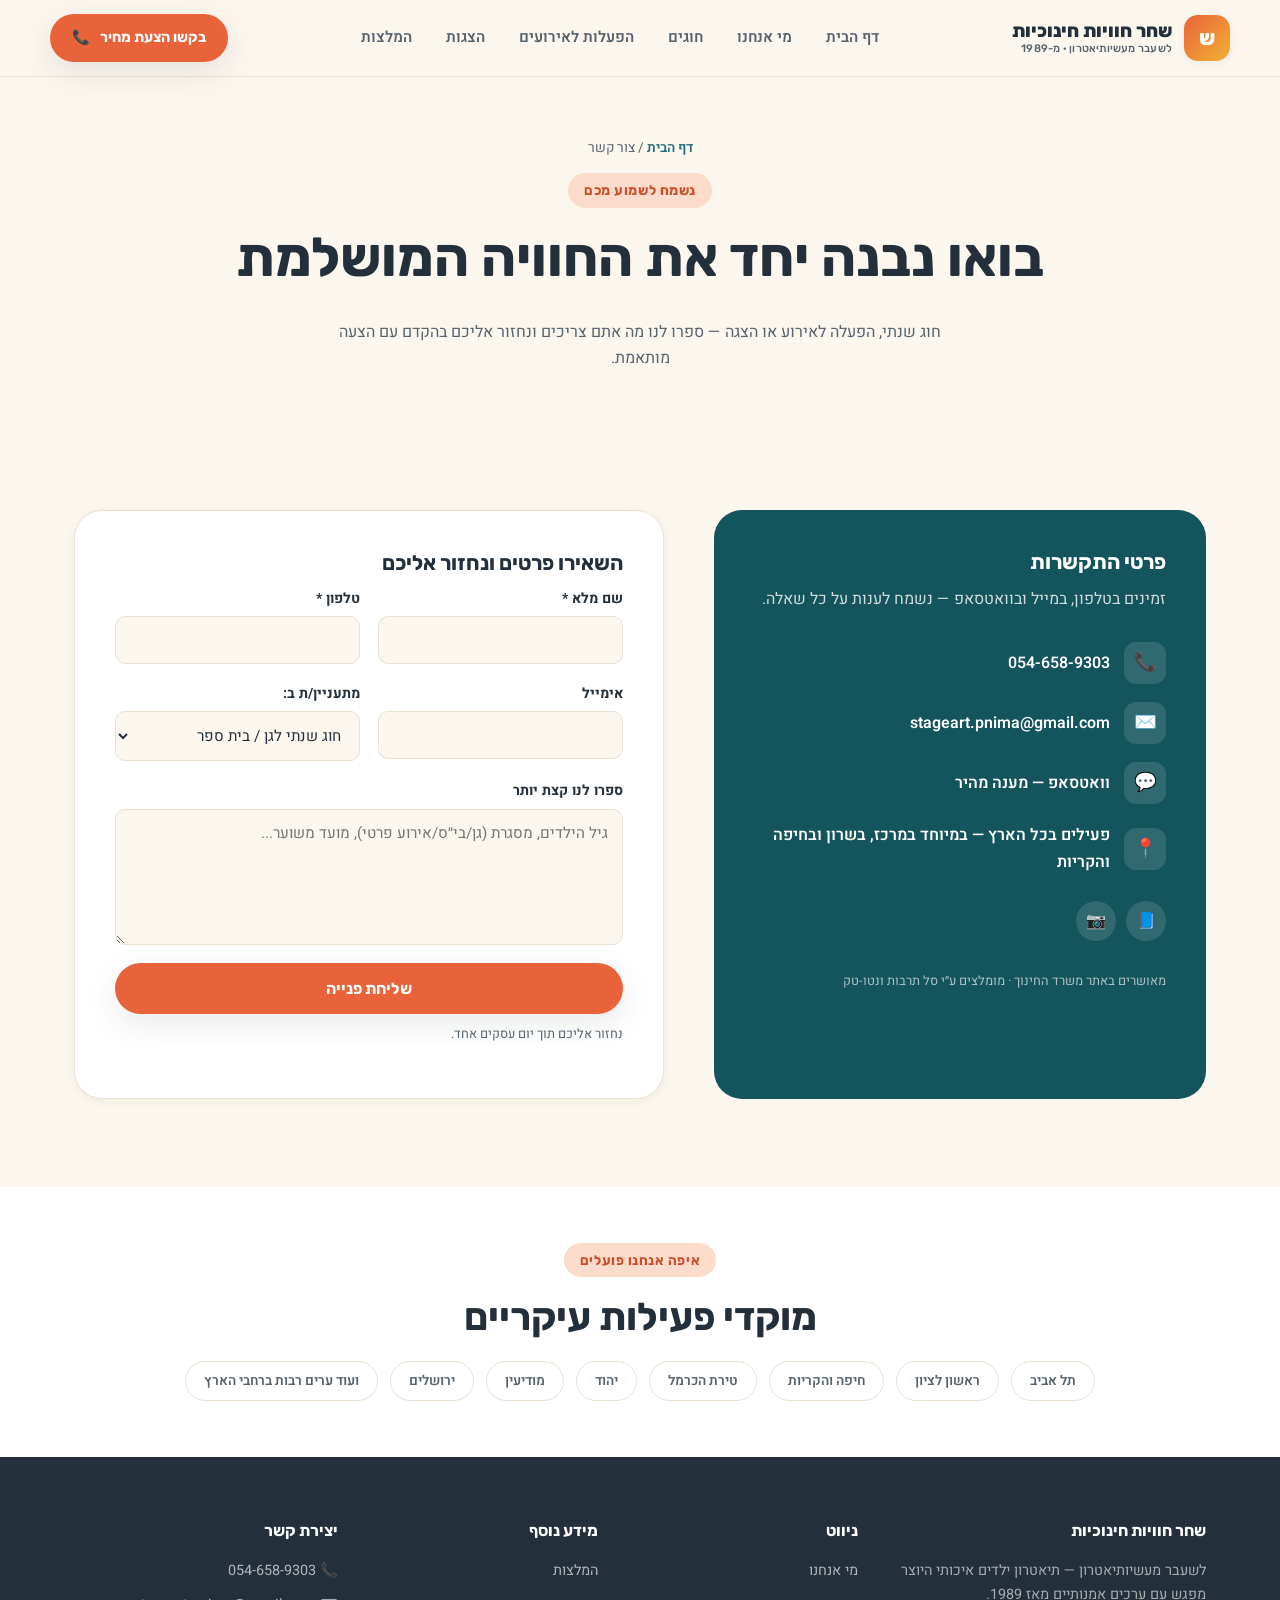
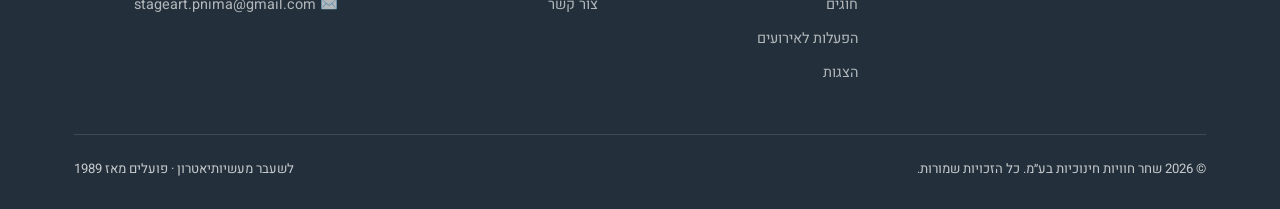
<file: contact.html>
<!DOCTYPE html>
<html lang="he" dir="rtl">
<head>
<meta charset="UTF-8">
<meta name="viewport" content="width=device-width, initial-scale=1.0">
<title>צור קשר | שחר חוויות חינוכיות</title>
<meta name="description" content="צרו קשר עם שחר חוויות חינוכיות לתיאום חוגים, הפעלות לאירועים או הצגות. נשמח לבנות יחד את התוכנית המושלמת עבורכם.">
<link rel="preconnect" href="https://fonts.googleapis.com">
<link href="https://fonts.googleapis.com/css2?family=Heebo:wght@400;500;600;700&family=Rubik:wght@600;700;800&display=swap" rel="stylesheet">
<link rel="stylesheet" href="css/style.css">
</head>
<body>

<header class="site-header">
  <div class="container header-inner">
    <a href="index.html" class="brand">
      <span class="brand-mark">ש</span>
      <span class="brand-text">שחר חוויות חינוכיות<small>לשעבר מעשיותיאטרון · מ-1989</small></span>
    </a>
    <nav class="main-nav">
      <a href="index.html">דף הבית</a>
      <a href="about.html">מי אנחנו</a>
      <a href="classes.html">חוגים</a>
      <a href="events.html">הפעלות לאירועים</a>
      <a href="shows.html">הצגות</a>
      <a href="testimonials.html">המלצות</a>
    </nav>
    <div class="header-cta">
      <a href="contact.html" class="btn btn-primary btn-sm active"><span class="btn-text-full">בקשו הצעת מחיר</span><span>📞</span></a>
      <button class="nav-toggle" aria-label="תפריט"><span></span></button>
    </div>
  </div>
</header>

<section class="page-hero section-tight">
  <div class="container">
    <div class="breadcrumb"><a href="index.html">דף הבית</a> / צור קשר</div>
    <span class="eyebrow">נשמח לשמוע מכם</span>
    <h1>בואו נבנה יחד את החוויה המושלמת</h1>
    <p style="max-width:640px; margin:0 auto;">חוג שנתי, הפעלה לאירוע או הצגה — ספרו לנו מה אתם צריכים ונחזור אליכם בהקדם עם הצעה מותאמת.</p>
  </div>
</section>

<section class="section">
  <div class="container contact-grid">
    <div class="contact-info-card">
      <h3>פרטי התקשרות</h3>
      <p>זמינים בטלפון, במייל ובוואטסאפ — נשמח לענות על כל שאלה.</p>
      <div style="margin-top:30px;">
        <div class="contact-line"><span class="ic">📞</span> <a href="https://wa.me/972546589303?text=%D7%90%D7%A9%D7%9E%D7%97%20%D7%9C%D7%93%D7%A2%D7%AA%20%D7%A2%D7%95%D7%93%20%D7%A4%D7%A8%D7%98%D7%99%D7%9D%20%D7%A2%D7%9C%20%D7%94%D7%A4%D7%A2%D7%99%D7%9C%D7%95%D7%AA%20%D7%A9%D7%9C%20%D7%A9%D7%97%D7%A8%20%D7%97%D7%95%D7%95%D7%99%D7%95%D7%AA%20%D7%97%D7%99%D7%A0%D7%95%D7%9B%D7%99%D7%95%D7%AA" target="_blank" rel="noopener">054-658-9303</a></div>
        <div class="contact-line"><span class="ic">✉️</span> <a href="mailto:stageart.pnima@gmail.com">stageart.pnima@gmail.com</a></div>
        <div class="contact-line"><span class="ic">💬</span> <a href="https://wa.me/972546589303" target="_blank" rel="noopener">וואטסאפ — מענה מהיר</a></div>
        <div class="contact-line"><span class="ic">📍</span> פעילים בכל הארץ — במיוחד במרכז, בשרון ובחיפה והקריות</div>
      </div>
      <div class="social-row">
        <a href="#" aria-label="פייסבוק">📘</a>
        <a href="#" aria-label="אינסטגרם">📷</a>
      </div>
      <p class="form-note" style="margin-top:30px; color:rgba(255,255,255,.65);">מאושרים באתר משרד החינוך · מומלצים ע״י סל תרבות ונטו-טק</p>
    </div>

    <div class="form-card">
      <h3>השאירו פרטים ונחזור אליכם</h3>
      <form id="contact-form" action="https://formsubmit.co/stageart.pnima@gmail.com" method="POST">
        <input type="hidden" name="_subject" value="פנייה חדשה מהאתר – שחר חוויות חינוכיות">
        <input type="hidden" name="_template" value="table">
        <input type="hidden" name="_captcha" value="false">
        <input type="hidden" name="_next" value="https://yinonbarshirasoundclash.github.io/shachar-website/contact.html?sent=1">
        <div class="form-row">
          <div class="field">
            <label for="name">שם מלא *</label>
            <input type="text" id="name" name="name" required>
          </div>
          <div class="field">
            <label for="phone">טלפון *</label>
            <input type="tel" id="phone" name="phone" required>
          </div>
        </div>
        <div class="form-row">
          <div class="field">
            <label for="email">אימייל</label>
            <input type="email" id="email" name="email">
          </div>
          <div class="field">
            <label for="topic">מתעניין/ת ב:</label>
            <select id="topic" name="topic">
              <option>חוג שנתי לגן / בית ספר</option>
              <option>הפעלה ליום הולדת</option>
              <option>הפעלה לאירוע / יום משפחה</option>
              <option>הצגת תיאטרון</option>
              <option>אחר</option>
            </select>
          </div>
        </div>
        <div class="form-row">
          <div class="field full">
            <label for="message">ספרו לנו קצת יותר</label>
            <textarea id="message" name="message" rows="5" placeholder="גיל הילדים, מסגרת (גן/בי״ס/אירוע פרטי), מועד משוער..."></textarea>
          </div>
        </div>
        <button type="submit" class="btn btn-primary" style="width:100%; justify-content:center;">שליחת פנייה</button>
        <p class="form-note" id="form-status">נחזור אליכם תוך יום עסקים אחד.</p>
      </form>
    </div>
  </div>
</section>

<section class="section-tight section-alt">
  <div class="container text-center">
    <span class="eyebrow">איפה אנחנו פועלים</span>
    <h2 style="margin-bottom:20px;">מוקדי פעילות עיקריים</h2>
    <div class="client-strip" style="justify-content:center;">
      <span class="client-chip">תל אביב</span>
      <span class="client-chip">ראשון לציון</span>
      <span class="client-chip">חיפה והקריות</span>
      <span class="client-chip">טירת הכרמל</span>
      <span class="client-chip">יהוד</span>
      <span class="client-chip">מודיעין</span>
      <span class="client-chip">ירושלים</span>
      <span class="client-chip">ועוד ערים רבות ברחבי הארץ</span>
    </div>
  </div>
</section>

<footer class="site-footer">
  <div class="container">
    <div class="footer-grid">
      <div>
        <h4>שחר חוויות חינוכיות</h4>
        <p style="color:rgba(255,255,255,.6); font-size:.9rem;">לשעבר מעשיותיאטרון — תיאטרון ילדים איכותי היוצר מפגש עם ערכים אמנותיים מאז 1989.</p>
      </div>
      <div>
        <h4>ניווט</h4>
        <a href="about.html">מי אנחנו</a>
        <a href="classes.html">חוגים</a>
        <a href="events.html">הפעלות לאירועים</a>
        <a href="shows.html">הצגות</a>
      </div>
      <div>
        <h4>מידע נוסף</h4>
        <a href="testimonials.html">המלצות</a>
        <a href="contact.html">צור קשר</a>
      </div>
      <div>
        <h4>יצירת קשר</h4>
        <a href="https://wa.me/972546589303?text=%D7%90%D7%A9%D7%9E%D7%97%20%D7%9C%D7%93%D7%A2%D7%AA%20%D7%A2%D7%95%D7%93%20%D7%A4%D7%A8%D7%98%D7%99%D7%9D%20%D7%A2%D7%9C%20%D7%94%D7%A4%D7%A2%D7%99%D7%9C%D7%95%D7%AA%20%D7%A9%D7%9C%20%D7%A9%D7%97%D7%A8%20%D7%97%D7%95%D7%95%D7%99%D7%95%D7%AA%20%D7%97%D7%99%D7%A0%D7%95%D7%9B%D7%99%D7%95%D7%AA" target="_blank" rel="noopener">📞 054-658-9303</a>
        <a href="mailto:stageart.pnima@gmail.com">✉️ stageart.pnima@gmail.com</a>
      </div>
    </div>
    <div class="footer-bottom">
      <span>© 2026 שחר חוויות חינוכיות בע״מ. כל הזכויות שמורות.</span>
      <span>לשעבר מעשיותיאטרון · פועלים מאז 1989</span>
    </div>
  </div>
</footer>

<script src="js/main.js"></script>
</body>
</html>
</file>
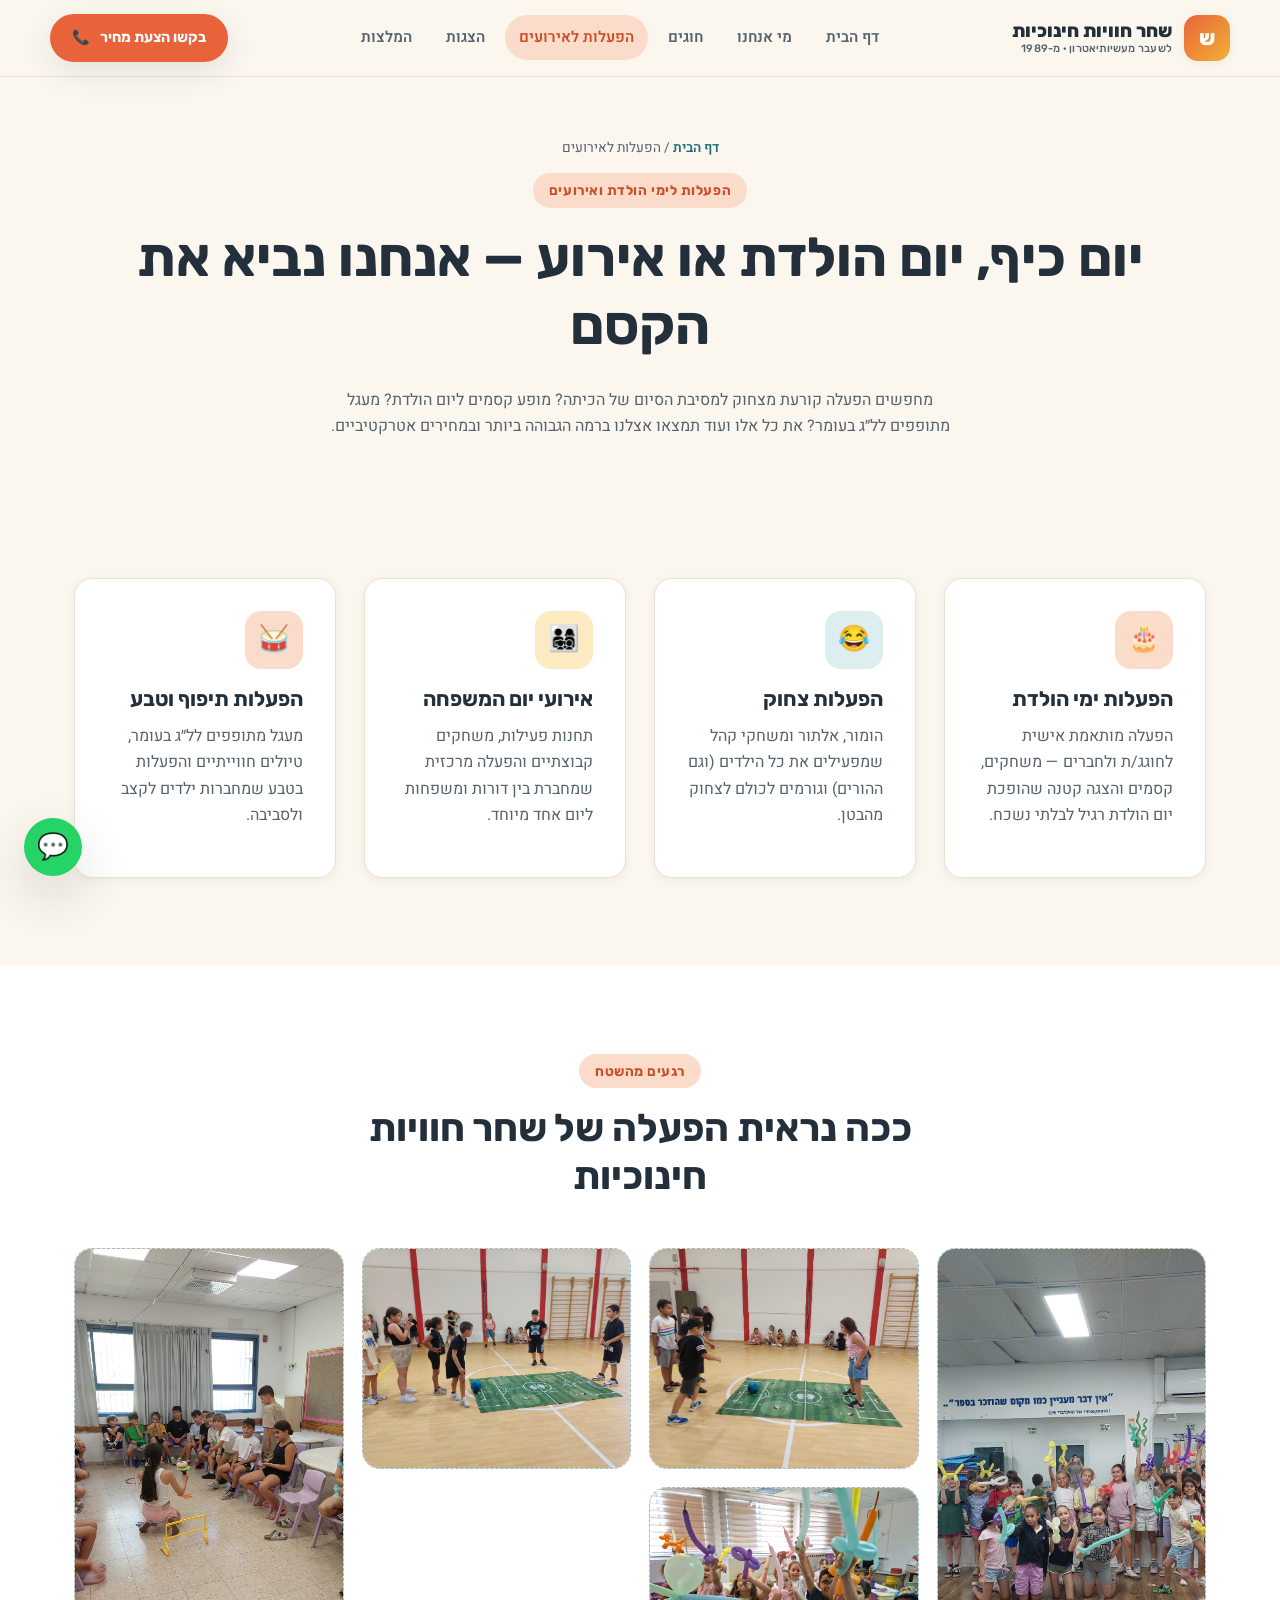
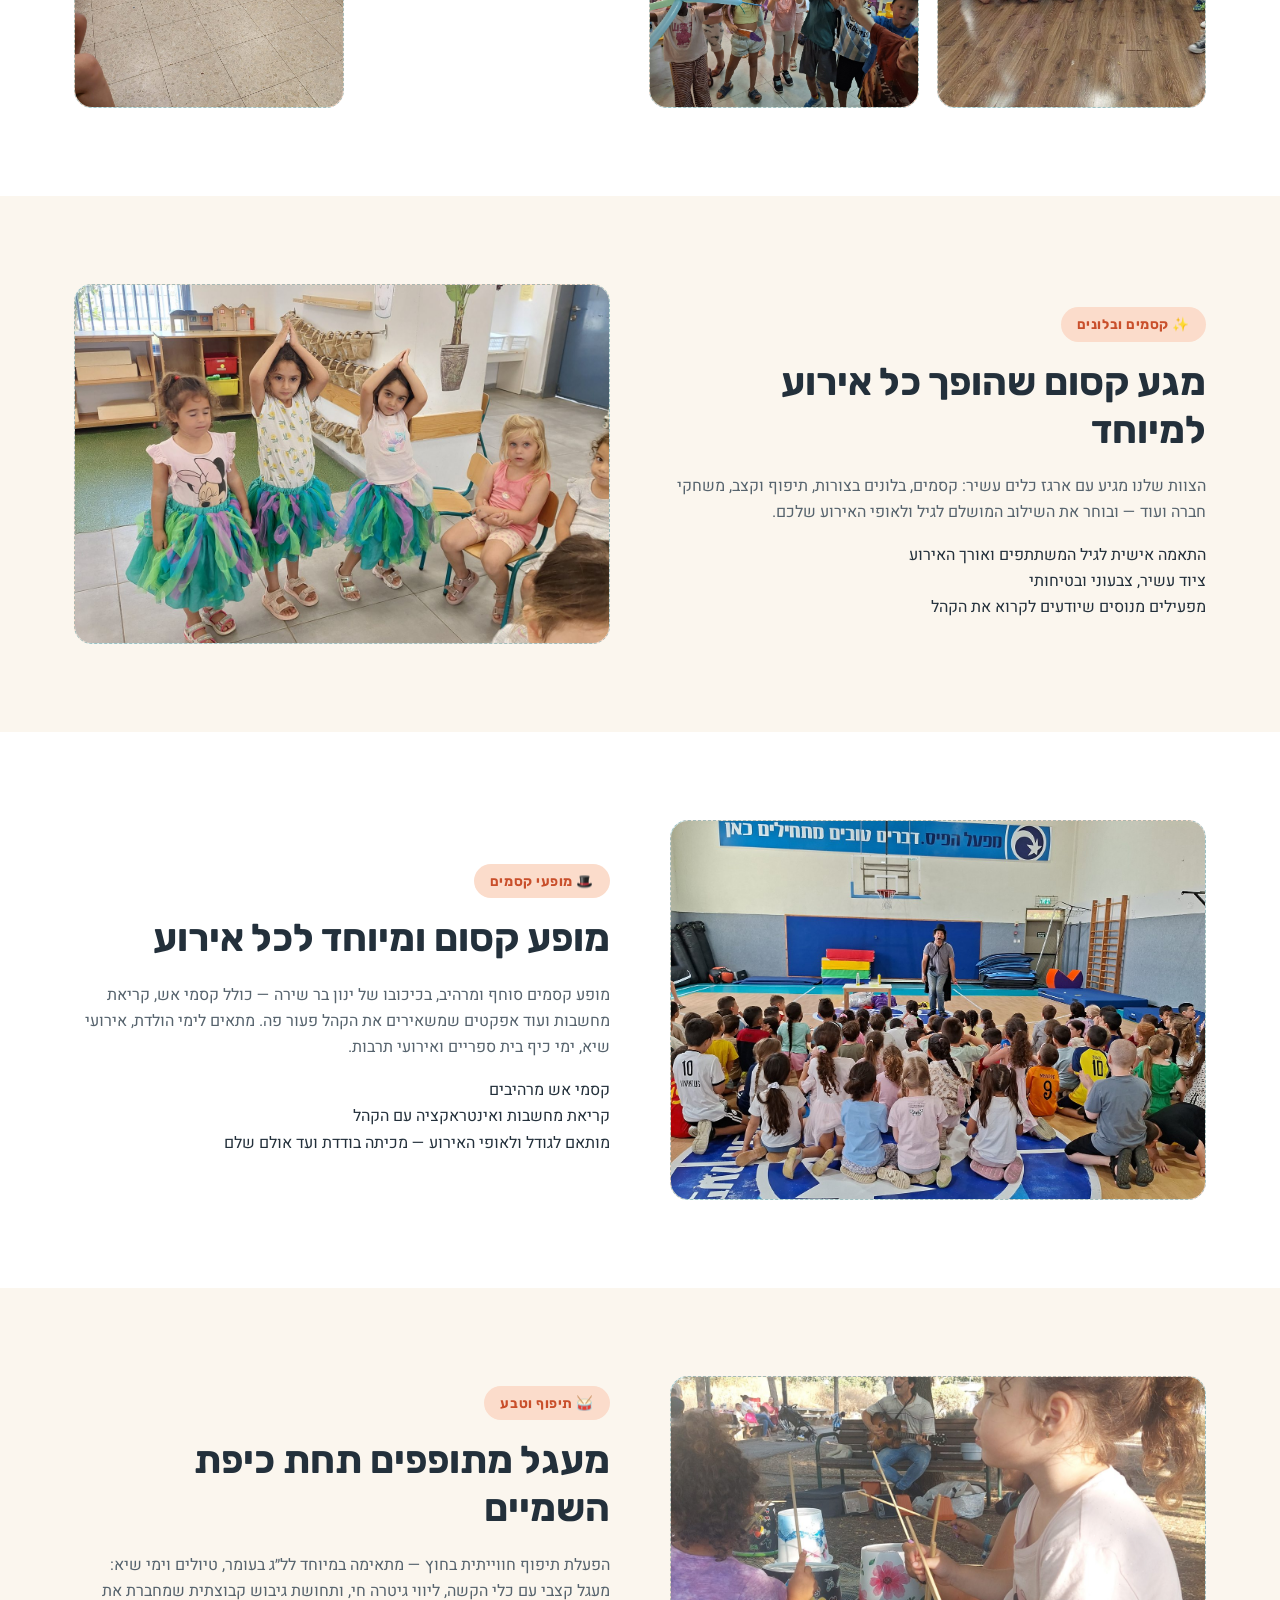
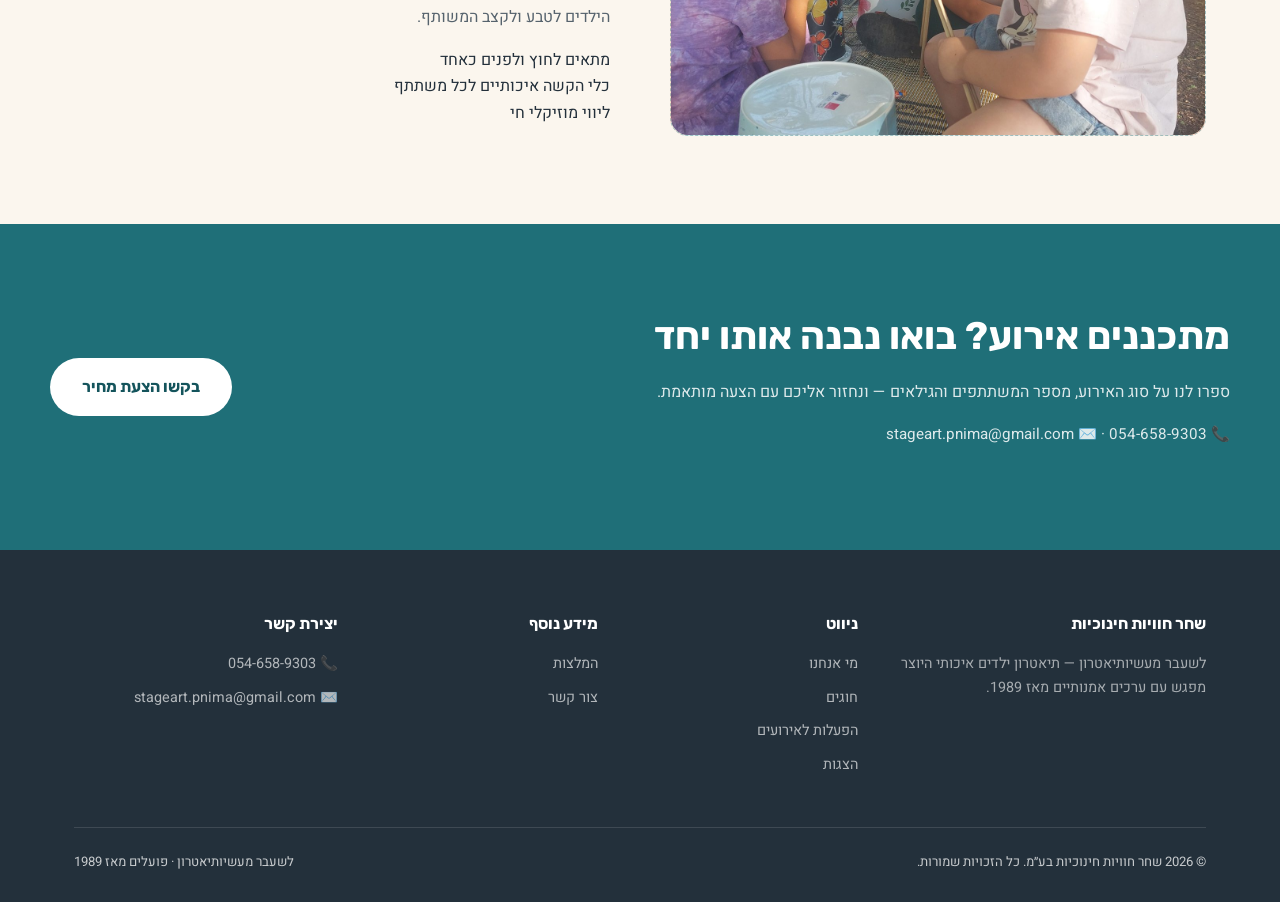
<file: events.html>
<!DOCTYPE html>
<html lang="he" dir="rtl">
<head>
<meta charset="UTF-8">
<meta name="viewport" content="width=device-width, initial-scale=1.0">
<title>הפעלות לאירועים וימי הולדת | שחר חוויות חינוכיות</title>
<meta name="description" content="הפעלות ימי הולדת, הפעלות צחוק, אירועי יום המשפחה, קסמים ובלונים בצורות, תיפוף וטבע — הפעלות איכותיות לכל אירוע.">
<link rel="preconnect" href="https://fonts.googleapis.com">
<link href="https://fonts.googleapis.com/css2?family=Heebo:wght@400;500;600;700&family=Rubik:wght@600;700;800&display=swap" rel="stylesheet">
<link rel="stylesheet" href="css/style.css">
</head>
<body>

<header class="site-header">
  <div class="container header-inner">
    <a href="index.html" class="brand">
      <span class="brand-mark">ש</span>
      <span class="brand-text">שחר חוויות חינוכיות<small>לשעבר מעשיותיאטרון · מ-1989</small></span>
    </a>
    <nav class="main-nav">
      <a href="index.html">דף הבית</a>
      <a href="about.html">מי אנחנו</a>
      <a href="classes.html">חוגים</a>
      <a href="events.html">הפעלות לאירועים</a>
      <a href="shows.html">הצגות</a>
      <a href="testimonials.html">המלצות</a>
    </nav>
    <div class="header-cta">
      <a href="contact.html" class="btn btn-primary btn-sm"><span class="btn-text-full">בקשו הצעת מחיר</span><span>📞</span></a>
      <button class="nav-toggle" aria-label="תפריט"><span></span></button>
    </div>
  </div>
</header>

<section class="page-hero section-tight">
  <div class="container">
    <div class="breadcrumb"><a href="index.html">דף הבית</a> / הפעלות לאירועים</div>
    <span class="eyebrow">הפעלות לימי הולדת ואירועים</span>
    <h1>יום כיף, יום הולדת או אירוע — אנחנו נביא את הקסם</h1>
    <p style="max-width:640px; margin:0 auto;">מחפשים הפעלה קורעת מצחוק למסיבת הסיום של הכיתה? מופע קסמים ליום הולדת? מעגל מתופפים לל״ג בעומר? את כל אלו ועוד תמצאו אצלנו ברמה הגבוהה ביותר ובמחירים אטרקטיביים.</p>
  </div>
</section>

<section class="section">
  <div class="container">
    <div class="grid grid-4">
      <div class="card">
        <span class="card-icon">🎂</span>
        <h3>הפעלות ימי הולדת</h3>
        <p>הפעלה מותאמת אישית לחוגג/ת ולחברים — משחקים, קסמים והצגה קטנה שהופכת יום הולדת רגיל לבלתי נשכח.</p>
      </div>
      <div class="card">
        <span class="card-icon teal">😂</span>
        <h3>הפעלות צחוק</h3>
        <p>הומור, אלתור ומשחקי קהל שמפעילים את כל הילדים (וגם ההורים) וגורמים לכולם לצחוק מהבטן.</p>
      </div>
      <div class="card">
        <span class="card-icon gold">👨‍👩‍👧‍👦</span>
        <h3>אירועי יום המשפחה</h3>
        <p>תחנות פעילות, משחקים קבוצתיים והפעלה מרכזית שמחברת בין דורות ומשפחות ליום אחד מיוחד.</p>
      </div>
      <div class="card">
        <span class="card-icon">🥁</span>
        <h3>הפעלות תיפוף וטבע</h3>
        <p>מעגל מתופפים לל״ג בעומר, טיולים חווייתיים והפעלות בטבע שמחברות ילדים לקצב ולסביבה.</p>
      </div>
    </div>
  </div>
</section>

<section class="section section-alt">
  <div class="container">
    <div class="section-head center">
      <span class="eyebrow">רגעים מהשטח</span>
      <h2>ככה נראית הפעלה של שחר חוויות חינוכיות</h2>
    </div>
    <div class="gallery-grid">
      <div class="photo-slot"><img src="images/activities/activity-02.jpg" alt="ילדים חוגגים עם בלונים בצורות בהפעלה"></div>
      <div class="photo-slot"><img src="images/activities/activity-06.jpg" alt="הפעלת ספורט קבוצתית עם מגרש כדורגל מוקטן"></div>
      <div class="photo-slot"><img src="images/activities/activity-07.jpg" alt="ילדים משחקים יחד בהפעלת ספורט"></div>
      <div class="photo-slot"><img src="images/activities/activity-05.jpg" alt="ילדים משחקים במשחק גיבוש בהפעלה"></div>
      <div class="photo-slot"><img src="images/activities/activity-10.jpg" alt="ילדים מרימים בלונים בצורות בשמחה בסוף הפעלה"></div>
    </div>
  </div>
</section>

<section class="section">
  <div class="container">
    <div class="grid grid-2" style="align-items:center; gap:60px;">
      <div>
        <span class="eyebrow">✨ קסמים ובלונים</span>
        <h2>מגע קסום שהופך כל אירוע למיוחד</h2>
        <p>הצוות שלנו מגיע עם ארגז כלים עשיר: קסמים, בלונים בצורות, תיפוף וקצב, משחקי חברה ועוד — ובוחר את השילוב המושלם לגיל ולאופי האירוע שלכם.</p>
        <ul class="check">
          <li>התאמה אישית לגיל המשתתפים ואורך האירוע</li>
          <li>ציוד עשיר, צבעוני ובטיחותי</li>
          <li>מפעילים מנוסים שיודעים לקרוא את הקהל</li>
        </ul>
      </div>
      <div class="photo-slot" style="min-height:360px;">
        <img src="images/activities/activity-01.jpg" alt="ילדות בתחפושות צבעוניות בהפעלה חווייתית">
      </div>
    </div>
  </div>
</section>

<section class="section section-alt">
  <div class="container">
    <div class="grid grid-2" style="align-items:center; gap:60px;">
      <div class="photo-slot" style="min-height:380px;">
        <img src="images/magic/magic-01.jpg" alt="ינון בר שירה במופע קסמים מול קהל ילדים גדול באולם ספורט">
      </div>
      <div>
        <span class="eyebrow">🎩 מופעי קסמים</span>
        <h2>מופע קסום ומיוחד לכל אירוע</h2>
        <p>מופע קסמים סוחף ומרהיב, בכיכובו של ינון בר שירה — כולל קסמי אש, קריאת מחשבות ועוד אפקטים שמשאירים את הקהל פעור פה. מתאים לימי הולדת, אירועי שיא, ימי כיף בית ספריים ואירועי תרבות.</p>
        <ul class="check">
          <li>קסמי אש מרהיבים</li>
          <li>קריאת מחשבות ואינטראקציה עם הקהל</li>
          <li>מותאם לגודל ולאופי האירוע — מכיתה בודדת ועד אולם שלם</li>
        </ul>
      </div>
    </div>
  </div>
</section>

<section class="section">
  <div class="container">
    <div class="grid grid-2" style="align-items:center; gap:60px;">
      <div class="photo-slot" style="min-height:360px;">
        <img src="images/activities/activity-09.jpg" alt="מעגל תיפוף בטבע בצל העצים עם ליווי גיטרה">
      </div>
      <div>
        <span class="eyebrow">🥁 תיפוף וטבע</span>
        <h2>מעגל מתופפים תחת כיפת השמיים</h2>
        <p>הפעלת תיפוף חווייתית בחוץ — מתאימה במיוחד לל״ג בעומר, טיולים וימי שיא: מעגל קצבי עם כלי הקשה, ליווי גיטרה חי, ותחושת גיבוש קבוצתית שמחברת את הילדים לטבע ולקצב המשותף.</p>
        <ul class="check">
          <li>מתאים לחוץ ולפנים כאחד</li>
          <li>כלי הקשה איכותיים לכל משתתף</li>
          <li>ליווי מוזיקלי חי</li>
        </ul>
      </div>
    </div>
  </div>
</section>

<section class="section section-secondary">
  <div class="container cta-band" style="background:transparent; padding:0;">
    <div>
      <h2>מתכננים אירוע? בואו נבנה אותו יחד</h2>
      <p>ספרו לנו על סוג האירוע, מספר המשתתפים והגילאים — ונחזור אליכם עם הצעה מותאמת.</p>
      <p style="margin-top:10px; font-size:.95rem;">📞 <a href="https://wa.me/972546589303?text=%D7%90%D7%A9%D7%9E%D7%97%20%D7%9C%D7%93%D7%A2%D7%AA%20%D7%A2%D7%95%D7%93%20%D7%A4%D7%A8%D7%98%D7%99%D7%9D%20%D7%A2%D7%9C%20%D7%94%D7%A4%D7%A2%D7%99%D7%9C%D7%95%D7%AA%20%D7%A9%D7%9C%20%D7%A9%D7%97%D7%A8%20%D7%97%D7%95%D7%95%D7%99%D7%95%D7%AA%20%D7%97%D7%99%D7%A0%D7%95%D7%9B%D7%99%D7%95%D7%AA" target="_blank" rel="noopener" style="color:inherit;">054-658-9303</a> · ✉️ <a href="mailto:stageart.pnima@gmail.com" style="color:inherit;">stageart.pnima@gmail.com</a></p>
    </div>
    <a href="contact.html" class="btn btn-light">בקשו הצעת מחיר</a>
  </div>
</section>

<footer class="site-footer">
  <div class="container">
    <div class="footer-grid">
      <div>
        <h4>שחר חוויות חינוכיות</h4>
        <p style="color:rgba(255,255,255,.6); font-size:.9rem;">לשעבר מעשיותיאטרון — תיאטרון ילדים איכותי היוצר מפגש עם ערכים אמנותיים מאז 1989.</p>
      </div>
      <div>
        <h4>ניווט</h4>
        <a href="about.html">מי אנחנו</a>
        <a href="classes.html">חוגים</a>
        <a href="events.html">הפעלות לאירועים</a>
        <a href="shows.html">הצגות</a>
      </div>
      <div>
        <h4>מידע נוסף</h4>
        <a href="testimonials.html">המלצות</a>
        <a href="contact.html">צור קשר</a>
      </div>
      <div>
        <h4>יצירת קשר</h4>
        <a href="https://wa.me/972546589303?text=%D7%90%D7%A9%D7%9E%D7%97%20%D7%9C%D7%93%D7%A2%D7%AA%20%D7%A2%D7%95%D7%93%20%D7%A4%D7%A8%D7%98%D7%99%D7%9D%20%D7%A2%D7%9C%20%D7%94%D7%A4%D7%A2%D7%99%D7%9C%D7%95%D7%AA%20%D7%A9%D7%9C%20%D7%A9%D7%97%D7%A8%20%D7%97%D7%95%D7%95%D7%99%D7%95%D7%AA%20%D7%97%D7%99%D7%A0%D7%95%D7%9B%D7%99%D7%95%D7%AA" target="_blank" rel="noopener">📞 054-658-9303</a>
        <a href="mailto:stageart.pnima@gmail.com">✉️ stageart.pnima@gmail.com</a>
      </div>
    </div>
    <div class="footer-bottom">
      <span>© 2026 שחר חוויות חינוכיות בע״מ. כל הזכויות שמורות.</span>
      <span>לשעבר מעשיותיאטרון · פועלים מאז 1989</span>
    </div>
  </div>
</footer>

<a href="https://wa.me/972546589303" class="wa-float" target="_blank" rel="noopener" aria-label="וואטסאפ">💬</a>

<script src="js/main.js"></script>
</body>
</html>
</file>
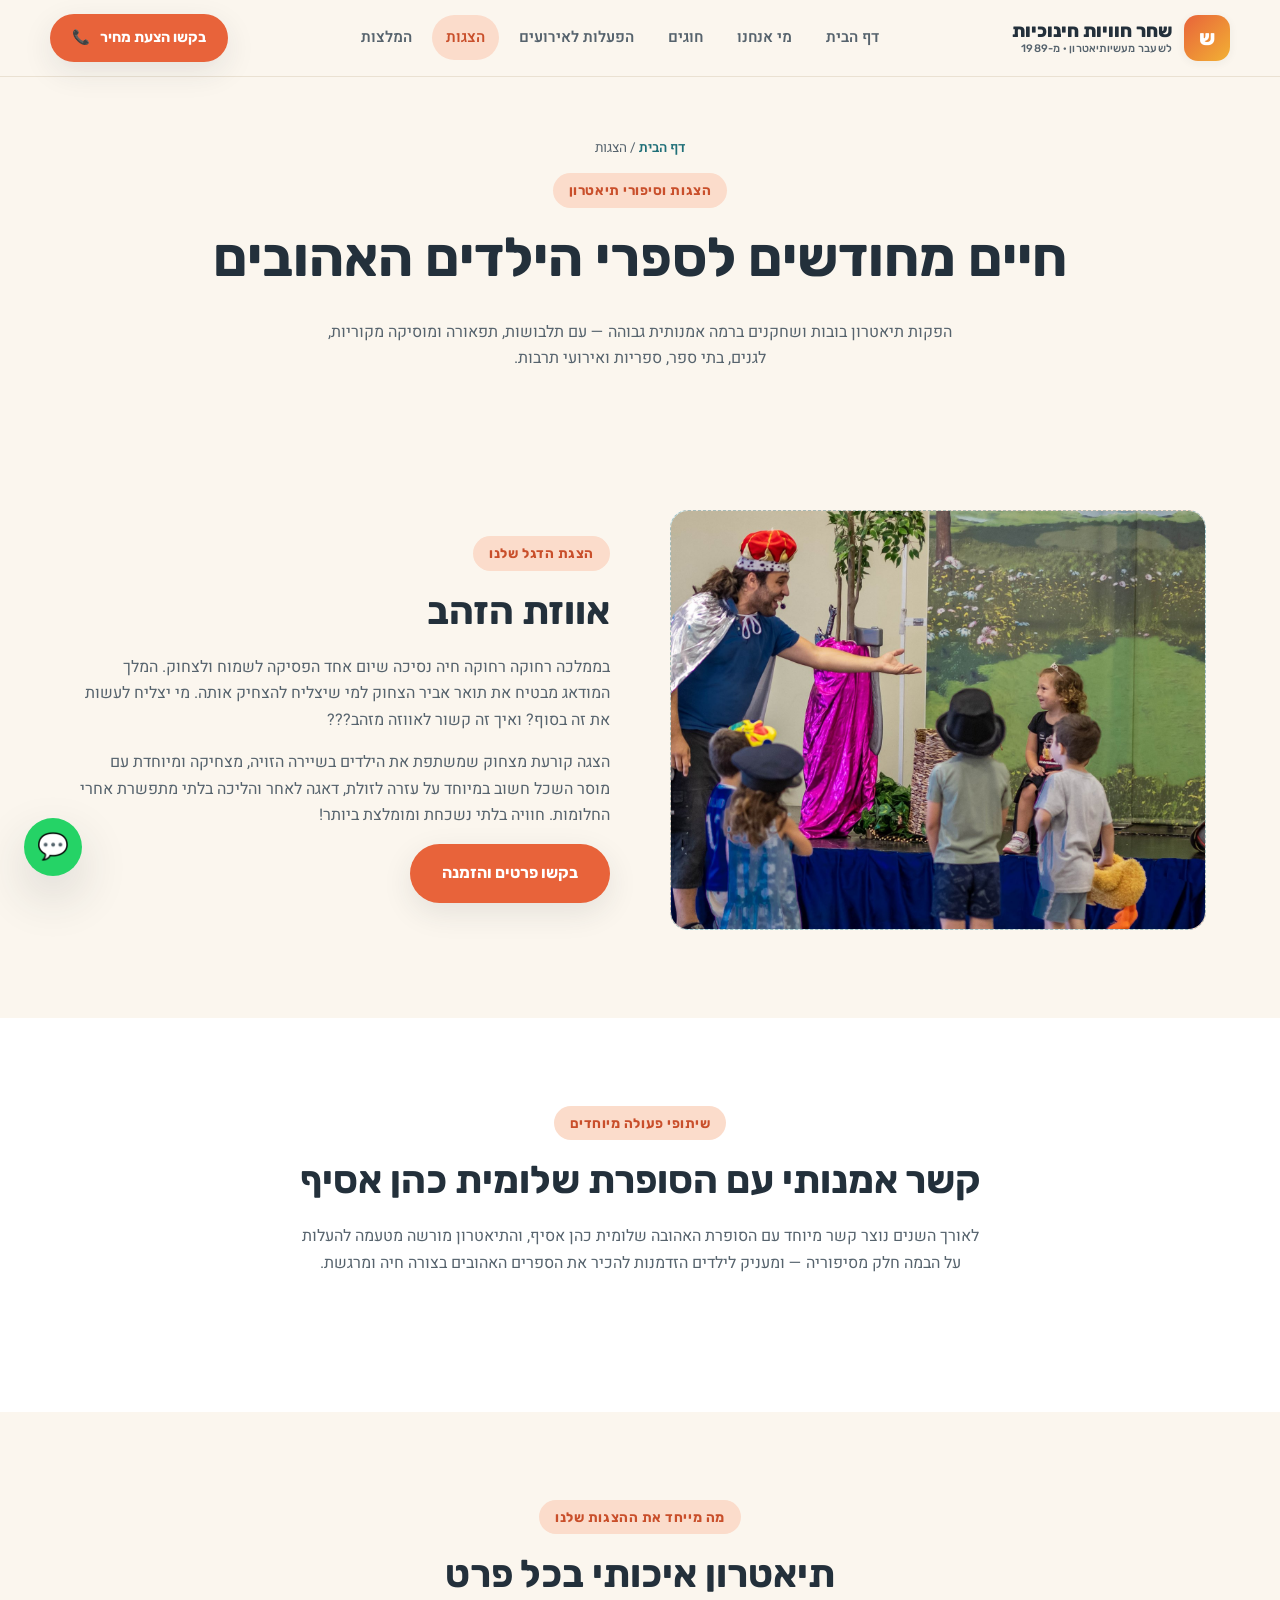
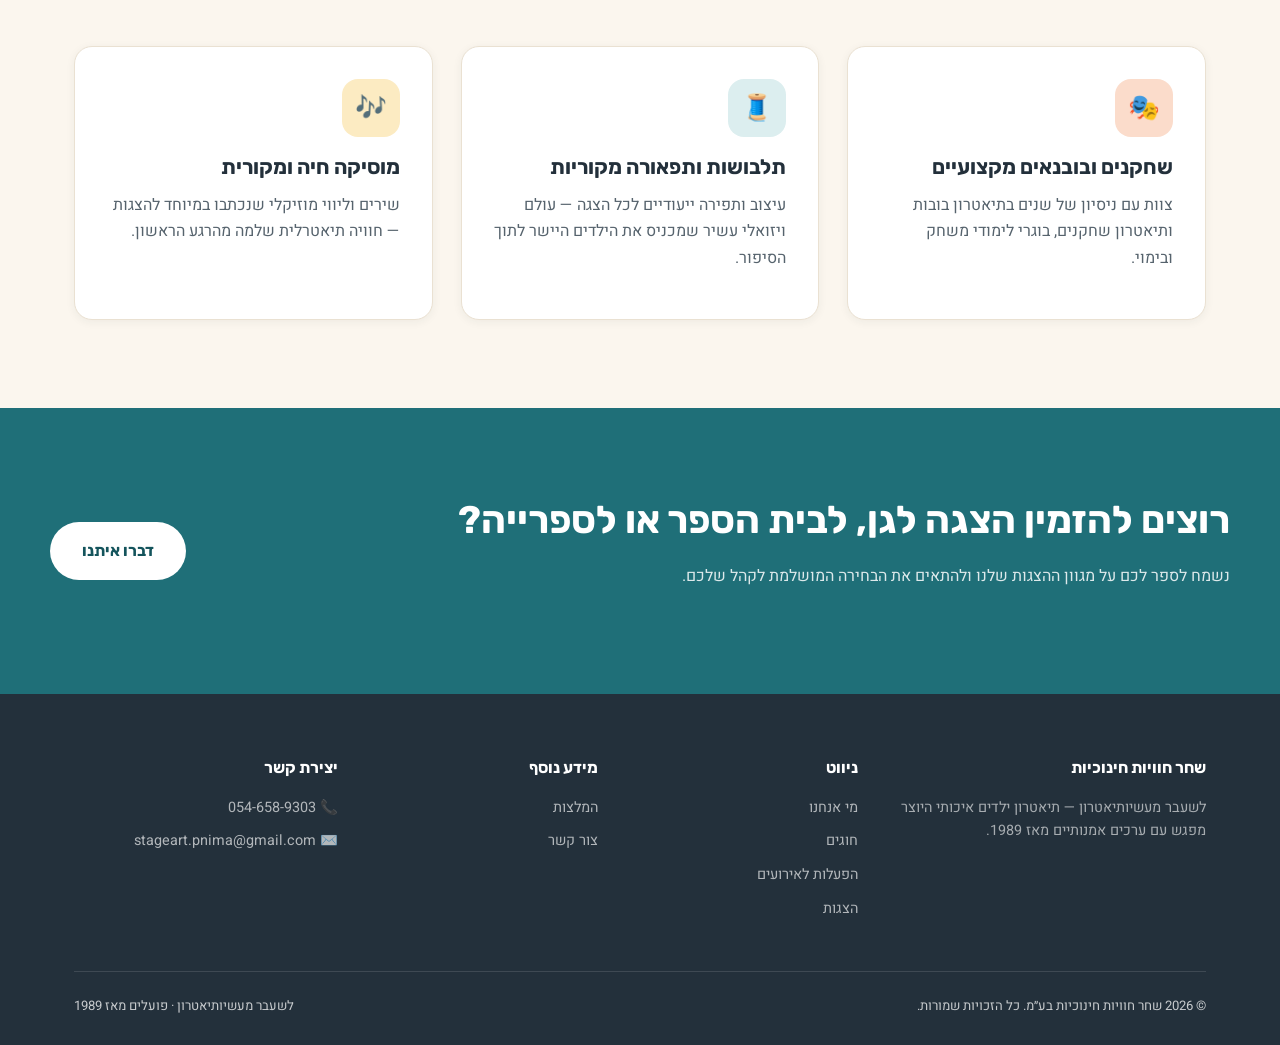
<file: shows.html>
<!DOCTYPE html>
<html lang="he" dir="rtl">
<head>
<meta charset="UTF-8">
<meta name="viewport" content="width=device-width, initial-scale=1.0">
<title>הצגות וסיפורי תיאטרון | שחר חוויות חינוכיות</title>
<meta name="description" content="הפקות תיאטרון בובות ושחקנים איכותיות, כולל שיתופי פעולה עם יוצרים כמו שלומית כהן אסיף. הצגות לגנים, בתי ספר ואירועים.">
<link rel="preconnect" href="https://fonts.googleapis.com">
<link href="https://fonts.googleapis.com/css2?family=Heebo:wght@400;500;600;700&family=Rubik:wght@600;700;800&display=swap" rel="stylesheet">
<link rel="stylesheet" href="css/style.css">
</head>
<body>

<header class="site-header">
  <div class="container header-inner">
    <a href="index.html" class="brand">
      <span class="brand-mark">ש</span>
      <span class="brand-text">שחר חוויות חינוכיות<small>לשעבר מעשיותיאטרון · מ-1989</small></span>
    </a>
    <nav class="main-nav">
      <a href="index.html">דף הבית</a>
      <a href="about.html">מי אנחנו</a>
      <a href="classes.html">חוגים</a>
      <a href="events.html">הפעלות לאירועים</a>
      <a href="shows.html">הצגות</a>
      <a href="testimonials.html">המלצות</a>
    </nav>
    <div class="header-cta">
      <a href="contact.html" class="btn btn-primary btn-sm"><span class="btn-text-full">בקשו הצעת מחיר</span><span>📞</span></a>
      <button class="nav-toggle" aria-label="תפריט"><span></span></button>
    </div>
  </div>
</header>

<section class="page-hero section-tight">
  <div class="container">
    <div class="breadcrumb"><a href="index.html">דף הבית</a> / הצגות</div>
    <span class="eyebrow">הצגות וסיפורי תיאטרון</span>
    <h1>חיים מחודשים לספרי הילדים האהובים</h1>
    <p style="max-width:640px; margin:0 auto;">הפקות תיאטרון בובות ושחקנים ברמה אמנותית גבוהה — עם תלבושות, תפאורה ומוסיקה מקוריות, לגנים, בתי ספר, ספריות ואירועי תרבות.</p>
  </div>
</section>

<section class="section">
  <div class="container grid grid-2" style="align-items:center; gap:60px;">
    <div class="photo-slot" style="min-height:420px;">
      <img src="images/shows/golden-goose.jpg" alt="ינון בר שירה בתפקיד המלך בהצגת אווזת הזהב מול קהל ילדים">
    </div>
    <div>
      <span class="eyebrow">הצגת הדגל שלנו</span>
      <h2>אווזת הזהב</h2>
      <p>בממלכה רחוקה רחוקה חיה נסיכה שיום אחד הפסיקה לשמוח ולצחוק. המלך המודאג מבטיח את תואר אביר הצחוק למי שיצליח להצחיק אותה. מי יצליח לעשות את זה בסוף? ואיך זה קשור לאווזה מזהב???</p>
      <p>הצגה קורעת מצחוק שמשתפת את הילדים בשיירה הזויה, מצחיקה ומיוחדת עם מוסר השכל חשוב במיוחד על עזרה לזולת, דאגה לאחר והליכה בלתי מתפשרת אחרי החלומות. חוויה בלתי נשכחת ומומלצת ביותר!</p>
      <a href="contact.html" class="btn btn-primary">בקשו פרטים והזמנה</a>
    </div>
  </div>
</section>

<section class="section section-alt">
  <div class="container">
    <div class="section-head center">
      <span class="eyebrow">שיתופי פעולה מיוחדים</span>
      <h2>קשר אמנותי עם הסופרת שלומית כהן אסיף</h2>
      <p style="max-width:680px; margin-inline:auto;">לאורך השנים נוצר קשר מיוחד עם הסופרת האהובה שלומית כהן אסיף, והתיאטרון מורשה מטעמה להעלות על הבמה חלק מסיפוריה — ומעניק לילדים הזדמנות להכיר את הספרים האהובים בצורה חיה ומרגשת.</p>
    </div>
  </div>
</section>

<section class="section">
  <div class="container">
    <div class="section-head center">
      <span class="eyebrow">מה מייחד את ההצגות שלנו</span>
      <h2>תיאטרון איכותי בכל פרט</h2>
    </div>
    <div class="grid grid-3">
      <div class="card">
        <span class="card-icon">🎭</span>
        <h3>שחקנים ובובנאים מקצועיים</h3>
        <p>צוות עם ניסיון של שנים בתיאטרון בובות ותיאטרון שחקנים, בוגרי לימודי משחק ובימוי.</p>
      </div>
      <div class="card">
        <span class="card-icon teal">🧵</span>
        <h3>תלבושות ותפאורה מקוריות</h3>
        <p>עיצוב ותפירה ייעודיים לכל הצגה — עולם ויזואלי עשיר שמכניס את הילדים היישר לתוך הסיפור.</p>
      </div>
      <div class="card">
        <span class="card-icon gold">🎶</span>
        <h3>מוסיקה חיה ומקורית</h3>
        <p>שירים וליווי מוזיקלי שנכתבו במיוחד להצגות — חוויה תיאטרלית שלמה מהרגע הראשון.</p>
      </div>
    </div>
  </div>
</section>

<section class="section section-secondary">
  <div class="container cta-band" style="background:transparent; padding:0;">
    <div>
      <h2>רוצים להזמין הצגה לגן, לבית הספר או לספרייה?</h2>
      <p>נשמח לספר לכם על מגוון ההצגות שלנו ולהתאים את הבחירה המושלמת לקהל שלכם.</p>
    </div>
    <a href="contact.html" class="btn btn-light">דברו איתנו</a>
  </div>
</section>

<footer class="site-footer">
  <div class="container">
    <div class="footer-grid">
      <div>
        <h4>שחר חוויות חינוכיות</h4>
        <p style="color:rgba(255,255,255,.6); font-size:.9rem;">לשעבר מעשיותיאטרון — תיאטרון ילדים איכותי היוצר מפגש עם ערכים אמנותיים מאז 1989.</p>
      </div>
      <div>
        <h4>ניווט</h4>
        <a href="about.html">מי אנחנו</a>
        <a href="classes.html">חוגים</a>
        <a href="events.html">הפעלות לאירועים</a>
        <a href="shows.html">הצגות</a>
      </div>
      <div>
        <h4>מידע נוסף</h4>
        <a href="testimonials.html">המלצות</a>
        <a href="contact.html">צור קשר</a>
      </div>
      <div>
        <h4>יצירת קשר</h4>
        <a href="https://wa.me/972546589303?text=%D7%90%D7%A9%D7%9E%D7%97%20%D7%9C%D7%93%D7%A2%D7%AA%20%D7%A2%D7%95%D7%93%20%D7%A4%D7%A8%D7%98%D7%99%D7%9D%20%D7%A2%D7%9C%20%D7%94%D7%A4%D7%A2%D7%99%D7%9C%D7%95%D7%AA%20%D7%A9%D7%9C%20%D7%A9%D7%97%D7%A8%20%D7%97%D7%95%D7%95%D7%99%D7%95%D7%AA%20%D7%97%D7%99%D7%A0%D7%95%D7%9B%D7%99%D7%95%D7%AA" target="_blank" rel="noopener">📞 054-658-9303</a>
        <a href="mailto:stageart.pnima@gmail.com">✉️ stageart.pnima@gmail.com</a>
      </div>
    </div>
    <div class="footer-bottom">
      <span>© 2026 שחר חוויות חינוכיות בע״מ. כל הזכויות שמורות.</span>
      <span>לשעבר מעשיותיאטרון · פועלים מאז 1989</span>
    </div>
  </div>
</footer>

<a href="https://wa.me/972546589303" class="wa-float" target="_blank" rel="noopener" aria-label="וואטסאפ">💬</a>

<script src="js/main.js"></script>
</body>
</html>
</file>
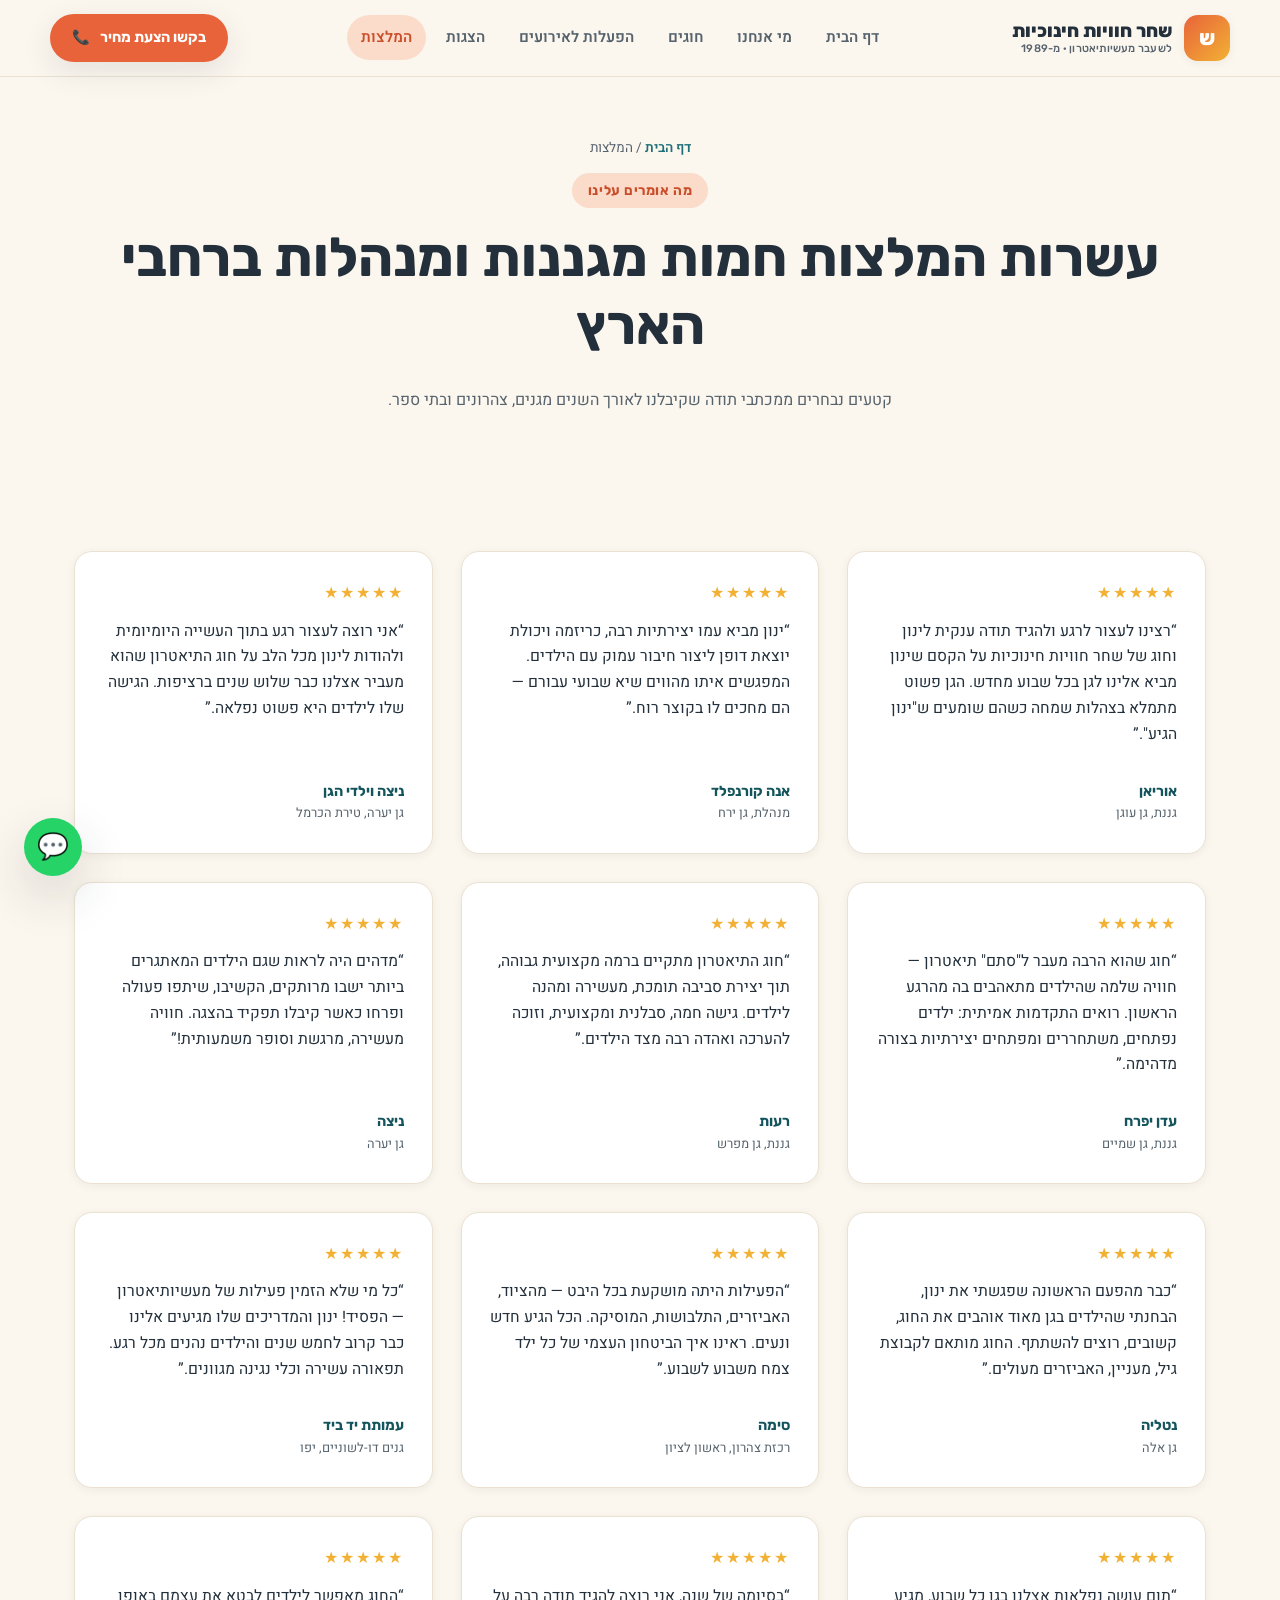
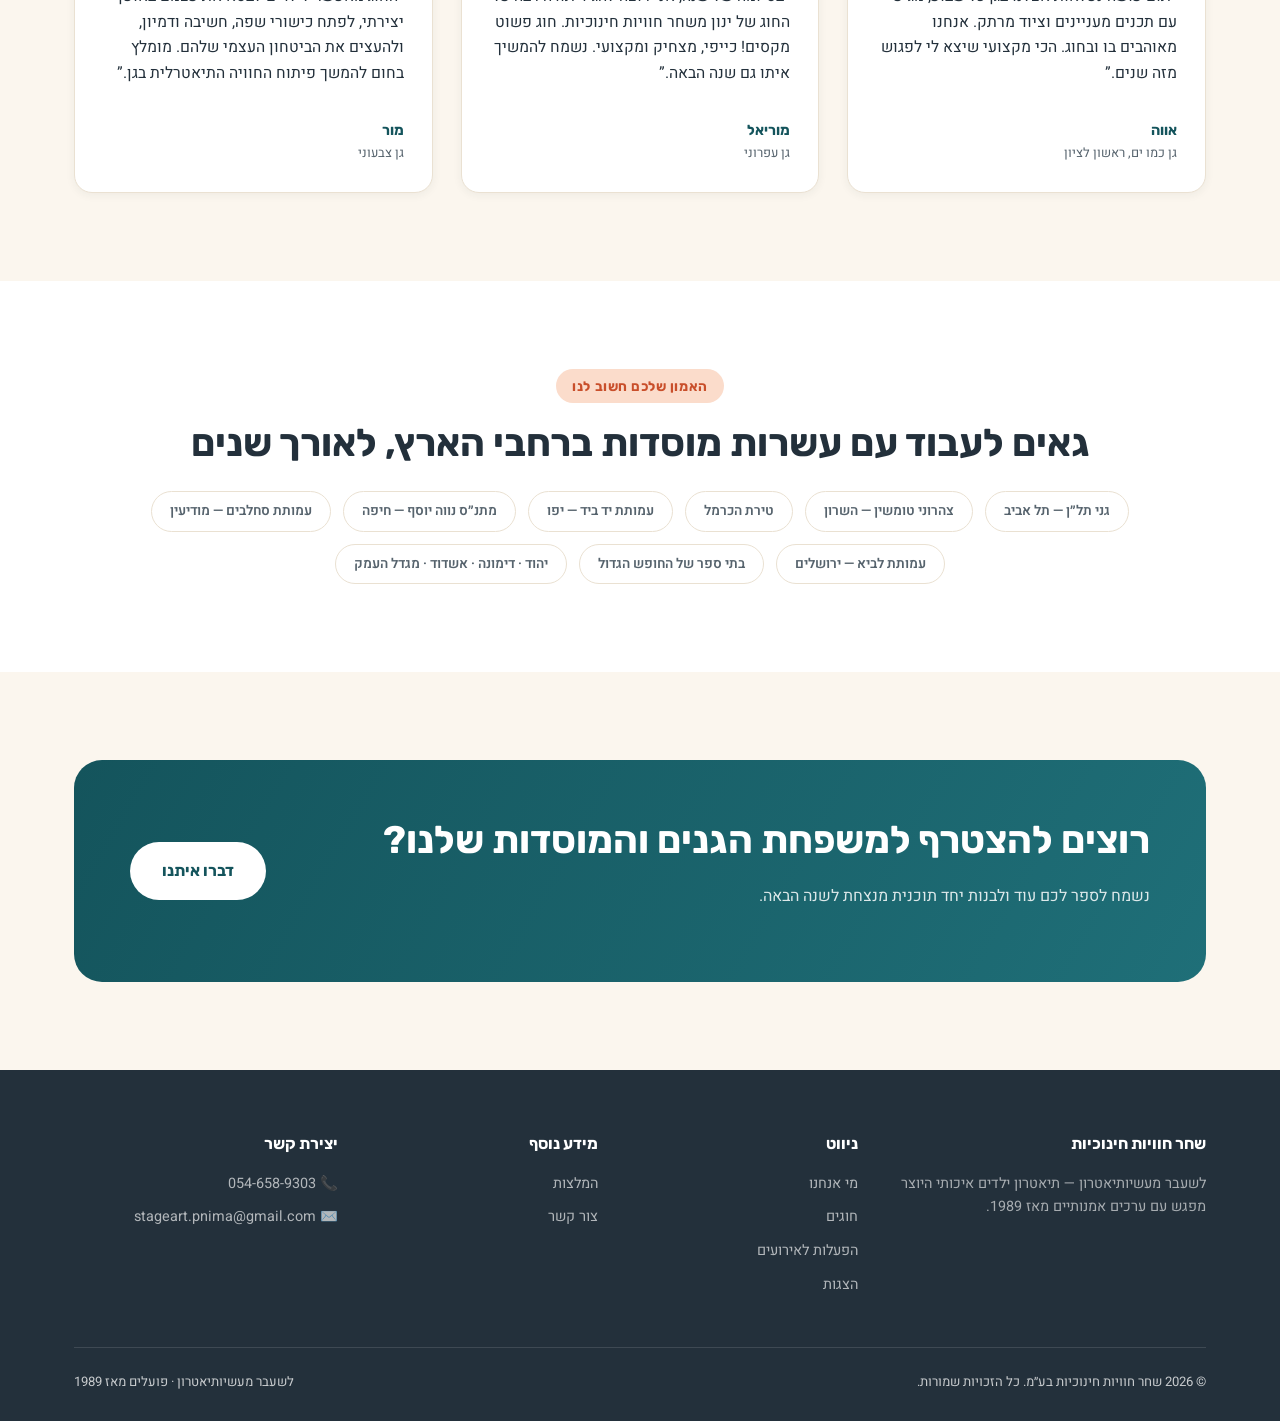
<file: testimonials.html>
<!DOCTYPE html>
<html lang="he" dir="rtl">
<head>
<meta charset="UTF-8">
<meta name="viewport" content="width=device-width, initial-scale=1.0">
<title>המלצות | שחר חוויות חינוכיות</title>
<meta name="description" content="עשרות המלצות חמות מגננות, מנהלות ורכזות צהרונים ברחבי הארץ על חוגי התיאטרון, המוסיקה וההפעלות של שחר חוויות חינוכיות.">
<link rel="preconnect" href="https://fonts.googleapis.com">
<link href="https://fonts.googleapis.com/css2?family=Heebo:wght@400;500;600;700&family=Rubik:wght@600;700;800&display=swap" rel="stylesheet">
<link rel="stylesheet" href="css/style.css">
</head>
<body>

<header class="site-header">
  <div class="container header-inner">
    <a href="index.html" class="brand">
      <span class="brand-mark">ש</span>
      <span class="brand-text">שחר חוויות חינוכיות<small>לשעבר מעשיותיאטרון · מ-1989</small></span>
    </a>
    <nav class="main-nav">
      <a href="index.html">דף הבית</a>
      <a href="about.html">מי אנחנו</a>
      <a href="classes.html">חוגים</a>
      <a href="events.html">הפעלות לאירועים</a>
      <a href="shows.html">הצגות</a>
      <a href="testimonials.html">המלצות</a>
    </nav>
    <div class="header-cta">
      <a href="contact.html" class="btn btn-primary btn-sm"><span class="btn-text-full">בקשו הצעת מחיר</span><span>📞</span></a>
      <button class="nav-toggle" aria-label="תפריט"><span></span></button>
    </div>
  </div>
</header>

<section class="page-hero section-tight">
  <div class="container">
    <div class="breadcrumb"><a href="index.html">דף הבית</a> / המלצות</div>
    <span class="eyebrow">מה אומרים עלינו</span>
    <h1>עשרות המלצות חמות מגננות ומנהלות ברחבי הארץ</h1>
    <p style="max-width:640px; margin:0 auto;">קטעים נבחרים ממכתבי תודה שקיבלנו לאורך השנים מגנים, צהרונים ובתי ספר.</p>
  </div>
</section>

<section class="section">
  <div class="container">
    <div class="grid grid-3">

      <div class="testi-card">
        <div class="testi-stars">★★★★★</div>
        <p class="testi-quote">רצינו לעצור לרגע ולהגיד תודה ענקית לינון וחוג של שחר חוויות חינוכיות על הקסם שינון מביא אלינו לגן בכל שבוע מחדש. הגן פשוט מתמלא בצהלות שמחה כשהם שומעים ש"ינון הגיע".</p>
        <div class="testi-author">אוריאן</div><div class="testi-role">גננת, גן עוגן</div>
      </div>

      <div class="testi-card">
        <div class="testi-stars">★★★★★</div>
        <p class="testi-quote">ינון מביא עמו יצירתיות רבה, כריזמה ויכולת יוצאת דופן ליצור חיבור עמוק עם הילדים. המפגשים איתו מהווים שיא שבועי עבורם — הם מחכים לו בקוצר רוח.</p>
        <div class="testi-author">אנה קורנפלד</div><div class="testi-role">מנהלת, גן ירח</div>
      </div>

      <div class="testi-card">
        <div class="testi-stars">★★★★★</div>
        <p class="testi-quote">אני רוצה לעצור רגע בתוך העשייה היומיומית ולהודות לינון מכל הלב על חוג התיאטרון שהוא מעביר אצלנו כבר שלוש שנים ברציפות. הגישה שלו לילדים היא פשוט נפלאה.</p>
        <div class="testi-author">ניצה וילדי הגן</div><div class="testi-role">גן יערה, טירת הכרמל</div>
      </div>

      <div class="testi-card">
        <div class="testi-stars">★★★★★</div>
        <p class="testi-quote">חוג שהוא הרבה מעבר ל"סתם" תיאטרון — חוויה שלמה שהילדים מתאהבים בה מהרגע הראשון. רואים התקדמות אמיתית: ילדים נפתחים, משתחררים ומפתחים יצירתיות בצורה מדהימה.</p>
        <div class="testi-author">עדן יפרח</div><div class="testi-role">גננת, גן שמיים</div>
      </div>

      <div class="testi-card">
        <div class="testi-stars">★★★★★</div>
        <p class="testi-quote">חוג התיאטרון מתקיים ברמה מקצועית גבוהה, תוך יצירת סביבה תומכת, מעשירה ומהנה לילדים. גישה חמה, סבלנית ומקצועית, וזוכה להערכה ואהדה רבה מצד הילדים.</p>
        <div class="testi-author">רעות</div><div class="testi-role">גננת, גן מפרש</div>
      </div>

      <div class="testi-card">
        <div class="testi-stars">★★★★★</div>
        <p class="testi-quote">מדהים היה לראות שגם הילדים המאתגרים ביותר ישבו מרותקים, הקשיבו, שיתפו פעולה ופרחו כאשר קיבלו תפקיד בהצגה. חוויה מעשירה, מרגשת וסופר משמעותית!</p>
        <div class="testi-author">ניצה</div><div class="testi-role">גן יערה</div>
      </div>

      <div class="testi-card">
        <div class="testi-stars">★★★★★</div>
        <p class="testi-quote">כבר מהפעם הראשונה שפגשתי את ינון, הבחנתי שהילדים בגן מאוד אוהבים את החוג, קשובים, רוצים להשתתף. החוג מותאם לקבוצת גיל, מעניין, האביזרים מעולים.</p>
        <div class="testi-author">נטליה</div><div class="testi-role">גן אלה</div>
      </div>

      <div class="testi-card">
        <div class="testi-stars">★★★★★</div>
        <p class="testi-quote">הפעילות היתה מושקעת בכל היבט — מהציוד, האביזרים, התלבושות, המוסיקה. הכל הגיע חדש ונעים. ראינו איך הביטחון העצמי של כל ילד צמח משבוע לשבוע.</p>
        <div class="testi-author">סימה</div><div class="testi-role">רכזת צהרון, ראשון לציון</div>
      </div>

      <div class="testi-card">
        <div class="testi-stars">★★★★★</div>
        <p class="testi-quote">כל מי שלא הזמין פעילות של מעשיותיאטרון — הפסיד! ינון והמדריכים שלו מגיעים אלינו כבר קרוב לחמש שנים והילדים נהנים מכל רגע. תפאורה עשירה וכלי נגינה מגוונים.</p>
        <div class="testi-author">עמותת יד ביד</div><div class="testi-role">גנים דו-לשוניים, יפו</div>
      </div>

      <div class="testi-card">
        <div class="testi-stars">★★★★★</div>
        <p class="testi-quote">תום עושה נפלאות אצלנו בגן כל שבוע, מגיע עם תכנים מעניינים וציוד מרתק. אנחנו מאוהבים בו ובחוג. הכי מקצועי שיצא לי לפגוש מזה שנים.</p>
        <div class="testi-author">אווה</div><div class="testi-role">גן כמו ים, ראשון לציון</div>
      </div>

      <div class="testi-card">
        <div class="testi-stars">★★★★★</div>
        <p class="testi-quote">בסיומה של שנה, אני רוצה להגיד תודה רבה על החוג של ינון משחר חוויות חינוכיות. חוג פשוט מקסים! כייפי, מצחיק ומקצועי. נשמח להמשיך איתו גם שנה הבאה.</p>
        <div class="testi-author">מוריאל</div><div class="testi-role">גן עפרוני</div>
      </div>

      <div class="testi-card">
        <div class="testi-stars">★★★★★</div>
        <p class="testi-quote">החוג מאפשר לילדים לבטא את עצמם באופן יצירתי, לפתח כישורי שפה, חשיבה ודמיון, ולהעצים את הביטחון העצמי שלהם. מומלץ בחום להמשך פיתוח החוויה התיאטרלית בגן.</p>
        <div class="testi-author">מור</div><div class="testi-role">גן צבעוני</div>
      </div>

    </div>
  </div>
</section>

<section class="section section-alt">
  <div class="container text-center">
    <span class="eyebrow">האמון שלכם חשוב לנו</span>
    <h2>גאים לעבוד עם עשרות מוסדות ברחבי הארץ, לאורך שנים</h2>
    <div class="client-strip" style="justify-content:center; margin-top:24px;">
      <span class="client-chip">גני תל״ן — תל אביב</span>
      <span class="client-chip">צהרוני טומשין — השרון</span>
      <span class="client-chip">טירת הכרמל</span>
      <span class="client-chip">עמותת יד ביד — יפו</span>
      <span class="client-chip">מתנ״ס נווה יוסף — חיפה</span>
      <span class="client-chip">עמותת סחלבים — מודיעין</span>
      <span class="client-chip">עמותת לביא — ירושלים</span>
      <span class="client-chip">בתי ספר של החופש הגדול</span>
      <span class="client-chip">יהוד · דימונה · אשדוד · מגדל העמק</span>
    </div>
  </div>
</section>

<section class="section">
  <div class="container">
    <div class="cta-band">
      <div>
        <h2>רוצים להצטרף למשפחת הגנים והמוסדות שלנו?</h2>
        <p>נשמח לספר לכם עוד ולבנות יחד תוכנית מנצחת לשנה הבאה.</p>
      </div>
      <a href="contact.html" class="btn btn-light">דברו איתנו</a>
    </div>
  </div>
</section>

<footer class="site-footer">
  <div class="container">
    <div class="footer-grid">
      <div>
        <h4>שחר חוויות חינוכיות</h4>
        <p style="color:rgba(255,255,255,.6); font-size:.9rem;">לשעבר מעשיותיאטרון — תיאטרון ילדים איכותי היוצר מפגש עם ערכים אמנותיים מאז 1989.</p>
      </div>
      <div>
        <h4>ניווט</h4>
        <a href="about.html">מי אנחנו</a>
        <a href="classes.html">חוגים</a>
        <a href="events.html">הפעלות לאירועים</a>
        <a href="shows.html">הצגות</a>
      </div>
      <div>
        <h4>מידע נוסף</h4>
        <a href="testimonials.html">המלצות</a>
        <a href="contact.html">צור קשר</a>
      </div>
      <div>
        <h4>יצירת קשר</h4>
        <a href="https://wa.me/972546589303?text=%D7%90%D7%A9%D7%9E%D7%97%20%D7%9C%D7%93%D7%A2%D7%AA%20%D7%A2%D7%95%D7%93%20%D7%A4%D7%A8%D7%98%D7%99%D7%9D%20%D7%A2%D7%9C%20%D7%94%D7%A4%D7%A2%D7%99%D7%9C%D7%95%D7%AA%20%D7%A9%D7%9C%20%D7%A9%D7%97%D7%A8%20%D7%97%D7%95%D7%95%D7%99%D7%95%D7%AA%20%D7%97%D7%99%D7%A0%D7%95%D7%9B%D7%99%D7%95%D7%AA" target="_blank" rel="noopener">📞 054-658-9303</a>
        <a href="mailto:stageart.pnima@gmail.com">✉️ stageart.pnima@gmail.com</a>
      </div>
    </div>
    <div class="footer-bottom">
      <span>© 2026 שחר חוויות חינוכיות בע״מ. כל הזכויות שמורות.</span>
      <span>לשעבר מעשיותיאטרון · פועלים מאז 1989</span>
    </div>
  </div>
</footer>

<a href="https://wa.me/972546589303" class="wa-float" target="_blank" rel="noopener" aria-label="וואטסאפ">💬</a>

<script src="js/main.js"></script>
</body>
</html>
</file>
<file: css/style.css>
/* =========================================================
   שחר חוויות חינוכיות — Design System
   ========================================================= */

:root {
  /* Brand palette */
  --color-primary: #E8633A;       /* terracotta / warm coral */
  --color-primary-dark: #C94F2B;
  --color-primary-light: #FBDCCB;
  --color-secondary: #1F6F78;     /* deep teal */
  --color-secondary-dark: #14545C;
  --color-secondary-light: #DCEEEF;
  --color-accent: #F2B134;        /* golden yellow */
  --color-accent-light: #FCEBC2;
  --color-bg: #FBF6EE;            /* warm cream */
  --color-bg-alt: #FFFFFF;
  --color-ink: #23303B;           /* near-black navy */
  --color-ink-soft: #56636D;
  --color-border: #EAE1D2;

  --radius-sm: 10px;
  --radius-md: 18px;
  --radius-lg: 28px;
  --radius-pill: 999px;

  --shadow-sm: 0 2px 10px rgba(35, 48, 59, 0.06);
  --shadow-md: 0 10px 30px rgba(35, 48, 59, 0.10);
  --shadow-lg: 0 20px 50px rgba(35, 48, 59, 0.16);

  --container: 1180px;
  --font-display: 'Rubik', 'Heebo', sans-serif;
  --font-body: 'Heebo', 'Rubik', sans-serif;
}

* { box-sizing: border-box; }
html { scroll-behavior: smooth; }

body {
  margin: 0;
  font-family: var(--font-body);
  background: var(--color-bg);
  color: var(--color-ink);
  direction: rtl;
  text-align: right;
  line-height: 1.65;
  -webkit-font-smoothing: antialiased;
}

img { max-width: 100%; display: block; }
a { color: inherit; text-decoration: none; }
ul { margin: 0; padding: 0; list-style: none; }
button { font-family: inherit; cursor: pointer; }

h1, h2, h3, h4 {
  font-family: var(--font-display);
  font-weight: 700;
  line-height: 1.25;
  margin: 0 0 .5em;
  color: var(--color-ink);
}

h1 { font-size: clamp(2.1rem, 4.5vw, 3.4rem); }
h2 { font-size: clamp(1.7rem, 3vw, 2.4rem); }
h3 { font-size: 1.3rem; }
p  { margin: 0 0 1em; color: var(--color-ink-soft); }

.container {
  max-width: var(--container);
  margin: 0 auto;
  padding: 0 24px;
}

.section { padding: 88px 0; }
.section-tight { padding: 56px 0; }
.section-alt { background: var(--color-bg-alt); }
.section-secondary { background: var(--color-secondary); color: #fff; }
.section-secondary h2, .section-secondary p { color: #fff; }

.eyebrow {
  display: inline-flex;
  align-items: center;
  gap: 8px;
  font-family: var(--font-display);
  font-weight: 700;
  font-size: .85rem;
  letter-spacing: .04em;
  color: var(--color-primary-dark);
  background: var(--color-primary-light);
  padding: 6px 16px;
  border-radius: var(--radius-pill);
  margin-bottom: 16px;
}

.section-head {
  max-width: 680px;
  margin: 0 0 48px;
}
.section-head.center { margin-inline: auto; text-align: center; }

/* ---------- Buttons ---------- */
.btn {
  display: inline-flex;
  align-items: center;
  gap: 10px;
  font-family: var(--font-display);
  font-weight: 700;
  font-size: 1rem;
  padding: 14px 30px;
  border-radius: var(--radius-pill);
  border: 2px solid transparent;
  transition: transform .18s ease, box-shadow .18s ease, background .18s ease, color .18s ease;
  white-space: nowrap;
}
.btn:hover { transform: translateY(-2px); }
.btn-primary {
  background: var(--color-primary);
  color: #fff;
  box-shadow: var(--shadow-md);
}
.btn-primary:hover { background: var(--color-primary-dark); }
.btn-outline {
  background: transparent;
  border-color: currentColor;
  color: var(--color-ink);
}
.btn-outline:hover { background: var(--color-ink); color: #fff; }
.btn-light {
  background: #fff;
  color: var(--color-secondary-dark);
}
.btn-light:hover { background: var(--color-accent-light); }
.btn-sm { padding: 10px 20px; font-size: .9rem; }

/* ---------- Header ---------- */
.site-header {
  position: sticky;
  top: 0;
  z-index: 100;
  background: rgba(251, 246, 238, 0.92);
  backdrop-filter: blur(10px);
  border-bottom: 1px solid var(--color-border);
}
.header-inner {
  display: flex;
  align-items: center;
  justify-content: space-between;
  padding: 14px 0;
  gap: 20px;
}
.brand {
  display: flex;
  align-items: center;
  gap: 12px;
  font-family: var(--font-display);
  font-weight: 800;
  font-size: 1.15rem;
  color: var(--color-ink);
}
.brand-mark {
  width: 46px; height: 46px;
  border-radius: 14px;
  background: linear-gradient(135deg, var(--color-primary), var(--color-accent));
  display: flex; align-items: center; justify-content: center;
  color: #fff; font-size: 1.3rem; font-weight: 800;
  box-shadow: var(--shadow-sm);
  flex-shrink: 0;
}
.brand-text { display: flex; flex-direction: column; line-height: 1.2; }
.brand-text small { font-weight: 500; font-size: .68rem; color: var(--color-ink-soft); letter-spacing: .02em; }

.main-nav {
  display: flex;
  align-items: center;
  gap: 6px;
}
.main-nav a {
  padding: 10px 14px;
  border-radius: var(--radius-pill);
  font-weight: 600;
  font-size: .95rem;
  color: var(--color-ink-soft);
  transition: background .15s ease, color .15s ease;
}
.main-nav a:hover, .main-nav a.active {
  background: var(--color-primary-light);
  color: var(--color-primary-dark);
}
.header-cta { display: flex; align-items: center; gap: 10px; }
.nav-toggle {
  display: none;
  background: none; border: none;
  width: 44px; height: 44px;
  border-radius: var(--radius-sm);
  align-items: center; justify-content: center;
}
.nav-toggle span, .nav-toggle::before, .nav-toggle::after {
  content: ""; display: block; width: 22px; height: 2px; background: var(--color-ink);
  position: relative; transition: all .2s ease;
}
.nav-toggle::before { transform: translateY(-7px); }
.nav-toggle::after { transform: translateY(5px); }

/* ---------- Hero ---------- */
.hero {
  position: relative;
  overflow: hidden;
  padding: 70px 0 100px;
}
.hero::before, .hero::after {
  content: "";
  position: absolute;
  border-radius: 50%;
  filter: blur(0px);
  z-index: 0;
}
.hero::before {
  width: 420px; height: 420px;
  background: var(--color-accent-light);
  top: -140px; left: -120px;
}
.hero::after {
  width: 320px; height: 320px;
  background: var(--color-secondary-light);
  bottom: -120px; left: 40%;
}
.hero-grid {
  position: relative;
  z-index: 1;
  display: grid;
  grid-template-columns: 1.05fr .95fr;
  gap: 56px;
  align-items: center;
}
.hero-badges {
  display: flex; flex-wrap: wrap; gap: 10px; margin-top: 28px;
}
.hero-badge {
  display: inline-flex; align-items: center; gap: 8px;
  background: #fff; padding: 8px 16px; border-radius: var(--radius-pill);
  font-size: .85rem; font-weight: 600; color: var(--color-secondary-dark);
  box-shadow: var(--shadow-sm);
}
.hero-actions { display: flex; gap: 14px; flex-wrap: wrap; margin-top: 32px; }
.hero-stats {
  display: flex; gap: 28px; margin-top: 40px; flex-wrap: wrap;
}
.hero-stat strong { display: block; font-family: var(--font-display); font-size: 1.9rem; color: var(--color-primary-dark); }
.hero-stat span { font-size: .85rem; color: var(--color-ink-soft); }

.art-frame {
  position: relative;
  width: 100%;
  border-radius: var(--radius-lg);
  aspect-ratio: 4/5;
  overflow: hidden;
  box-shadow: var(--shadow-lg);
  background: linear-gradient(160deg, var(--color-secondary), var(--color-secondary-dark));
}
.art-frame.alt { background: linear-gradient(160deg, var(--color-primary), var(--color-accent)); }
.art-frame .ph-icon { font-size: 4rem; }

/* Photo placeholder component */
.photo-slot {
  position: relative;
  border-radius: var(--radius-md);
  overflow: hidden;
  background: linear-gradient(150deg, var(--color-secondary-light), var(--color-primary-light));
  display: flex; flex-direction: column; align-items: center; justify-content: center;
  text-align: center;
  color: var(--color-secondary-dark);
  min-height: 220px;
  border: 1.5px dashed rgba(31, 111, 120, 0.35);
}
.photo-slot .ph-icon {
  font-size: 2.4rem;
  margin-bottom: 8px;
  opacity: .85;
}
.photo-slot .ph-label {
  font-family: var(--font-display);
  font-weight: 700;
  font-size: .85rem;
  opacity: .75;
}
.photo-slot img { position: absolute; inset: 0; width: 100%; height: 100%; object-fit: cover; }

/* ---------- Cards / grids ---------- */
.grid { display: grid; gap: 28px; }
.grid-2 { grid-template-columns: repeat(2, 1fr); }
.grid-3 { grid-template-columns: repeat(3, 1fr); }
.grid-4 { grid-template-columns: repeat(4, 1fr); }

.card {
  background: #fff;
  border-radius: var(--radius-md);
  padding: 32px;
  box-shadow: var(--shadow-sm);
  border: 1px solid var(--color-border);
  transition: transform .2s ease, box-shadow .2s ease;
  height: 100%;
}
.card:hover { transform: translateY(-4px); box-shadow: var(--shadow-md); }
.card-icon {
  width: 58px; height: 58px;
  border-radius: 16px;
  display: flex; align-items: center; justify-content: center;
  font-size: 1.6rem;
  margin-bottom: 18px;
  background: var(--color-primary-light);
}
.card-icon.teal { background: var(--color-secondary-light); }
.card-icon.gold { background: var(--color-accent-light); }
.card ul.check li { position: relative; padding-right: 26px; margin-bottom: 8px; color: var(--color-ink-soft); font-size: .95rem; }
.card ul.check li::before { content: "✓"; position: absolute; right: 0; color: var(--color-secondary); font-weight: 700; }

.program-card { display: flex; flex-direction: column; }
.program-card .tag {
  align-self: flex-start;
  font-size: .75rem; font-weight: 700;
  background: var(--color-secondary-light); color: var(--color-secondary-dark);
  padding: 4px 12px; border-radius: var(--radius-pill); margin-bottom: 14px;
}

/* Testimonial */
.testi-card {
  background: #fff;
  border-radius: var(--radius-md);
  padding: 28px;
  box-shadow: var(--shadow-sm);
  border: 1px solid var(--color-border);
  height: 100%;
  display: flex;
  flex-direction: column;
}
.testi-stars { color: var(--color-accent); letter-spacing: 2px; margin-bottom: 12px; font-size: 1rem; }
.testi-quote { font-size: .98rem; color: var(--color-ink); flex: 1; }
.testi-quote::before { content: "\201C"; }
.testi-quote::after { content: "\201D"; }
.testi-author { margin-top: 16px; font-family: var(--font-display); font-weight: 700; font-size: .9rem; color: var(--color-secondary-dark); }
.testi-role { font-size: .8rem; color: var(--color-ink-soft); }

/* Client strip */
.client-strip {
  display: flex; flex-wrap: wrap; gap: 12px;
}
.client-chip {
  background: var(--color-bg-alt);
  border: 1px solid var(--color-border);
  border-radius: var(--radius-pill);
  padding: 8px 18px;
  font-size: .85rem; font-weight: 600;
  color: var(--color-ink-soft);
}

/* Timeline (syllabus) */
.timeline { position: relative; padding-right: 0; }
.timeline-item {
  position: relative;
  padding-right: 40px;
  padding-bottom: 30px;
  border-right: 2px solid var(--color-border);
}
.timeline-item:last-child { border-color: transparent; padding-bottom: 0; }
.timeline-item::before {
  content: "";
  position: absolute;
  right: -8px; top: 4px;
  width: 14px; height: 14px;
  border-radius: 50%;
  background: var(--color-primary);
  border: 3px solid var(--color-bg-alt);
  box-shadow: 0 0 0 2px var(--color-primary);
}
.timeline-item h4 { margin-bottom: 4px; font-size: 1.05rem; }
.timeline-item .month-tag { color: var(--color-primary-dark); font-weight: 700; font-size: .8rem; }

/* CTA band */
.cta-band {
  background: linear-gradient(120deg, var(--color-secondary-dark), var(--color-secondary));
  border-radius: var(--radius-lg);
  padding: 56px;
  color: #fff;
  display: flex; align-items: center; justify-content: space-between; gap: 30px;
  flex-wrap: wrap;
}
.cta-band h2, .cta-band p { color: #fff; }
.cta-band p { color: rgba(255,255,255,.85); }

/* Trust bar */
.trust-bar {
  display: flex; flex-wrap: wrap; gap: 40px; align-items: center; justify-content: center;
}
.trust-item { display: flex; align-items: center; gap: 10px; font-weight: 700; color: var(--color-ink-soft); font-size: .9rem; }
.trust-item .ic { font-size: 1.4rem; }

/* Contact */
.contact-grid { display: grid; grid-template-columns: 1fr 1.2fr; gap: 50px; }
.contact-info-card {
  background: var(--color-secondary-dark);
  color: #fff;
  border-radius: var(--radius-lg);
  padding: 40px;
}
.contact-info-card h3 { color: #fff; }
.contact-info-card p { color: rgba(255,255,255,.8); }
.contact-line { display: flex; align-items: center; gap: 14px; margin-bottom: 18px; font-weight: 600; }
.contact-line .ic {
  width: 42px; height: 42px; border-radius: 12px; background: rgba(255,255,255,.12);
  display: flex; align-items: center; justify-content: center; font-size: 1.15rem; flex-shrink: 0;
}
.social-row { display: flex; gap: 10px; margin-top: 26px; }
.social-row a {
  width: 40px; height: 40px; border-radius: 50%;
  background: rgba(255,255,255,.12);
  display: flex; align-items: center; justify-content: center;
}

.form-card {
  background: #fff;
  border-radius: var(--radius-lg);
  padding: 40px;
  box-shadow: var(--shadow-sm);
  border: 1px solid var(--color-border);
}
.form-row { display: grid; grid-template-columns: 1fr 1fr; gap: 18px; margin-bottom: 18px; }
.field { display: flex; flex-direction: column; gap: 6px; }
.field label { font-weight: 700; font-size: .88rem; }
.field input, .field select, .field textarea {
  border: 1.5px solid var(--color-border);
  border-radius: var(--radius-sm);
  padding: 12px 14px;
  font-family: inherit;
  font-size: .95rem;
  background: var(--color-bg);
  color: var(--color-ink);
}
.field input:focus, .field select:focus, .field textarea:focus {
  outline: none; border-color: var(--color-primary);
}
.field.full { grid-column: 1 / -1; }
.form-note { font-size: .8rem; color: var(--color-ink-soft); margin-top: 10px; }

/* Footer */
.site-footer {
  background: var(--color-ink);
  color: rgba(255,255,255,.75);
  padding: 64px 0 28px;
}
.footer-grid { display: grid; grid-template-columns: 1.4fr 1fr 1fr 1.2fr; gap: 40px; margin-bottom: 40px; }
.footer-grid h4 { color: #fff; font-size: 1rem; margin-bottom: 18px; }
.footer-grid a { display: block; margin-bottom: 10px; font-size: .9rem; color: rgba(255,255,255,.65); }
.footer-grid a:hover { color: var(--color-accent); }
.footer-bottom {
  border-top: 1px solid rgba(255,255,255,.12);
  padding-top: 24px;
  display: flex; justify-content: space-between; flex-wrap: wrap; gap: 10px;
  font-size: .82rem;
}

/* Utility */
.text-center { text-align: center; }
.mt-0 { margin-top: 0; }
.tag-row { display: flex; gap: 10px; flex-wrap: wrap; margin-bottom: 20px; }
.pill-tag {
  background: var(--color-accent-light); color: #8A5A00;
  font-weight: 700; font-size: .78rem; padding: 6px 14px; border-radius: var(--radius-pill);
}

/* Page hero (inner pages) */
.page-hero {
  padding: 60px 0 50px;
  text-align: center;
  position: relative;
}
.page-hero .eyebrow { margin-inline: auto; }
.breadcrumb { font-size: .85rem; color: var(--color-ink-soft); margin-bottom: 14px; }
.breadcrumb a { color: var(--color-secondary); font-weight: 600; }

/* Gallery */
.gallery-grid { display: grid; grid-template-columns: repeat(4, 1fr); gap: 18px; }
.gallery-grid .photo-slot:nth-child(3n+1) { grid-row: span 2; min-height: 460px; }
.gallery-grid .photo-slot { min-height: 220px; }

/* WhatsApp floating button */
.wa-float {
  position: fixed;
  bottom: 24px;
  left: 24px;
  z-index: 90;
  background: #25D366;
  width: 58px; height: 58px;
  border-radius: 50%;
  display: flex; align-items: center; justify-content: center;
  color: #fff; font-size: 1.6rem;
  box-shadow: var(--shadow-lg);
  transition: transform .2s ease;
}
.wa-float:hover { transform: scale(1.08); }

/* ---------- Responsive ---------- */
@media (max-width: 980px) {
  .hero-grid { grid-template-columns: 1fr; }
  .hero-grid .art-frame { order: -1; max-width: 420px; margin: 0 auto; }
  .grid-4 { grid-template-columns: repeat(2, 1fr); }
  .grid-3 { grid-template-columns: repeat(2, 1fr); }
  .footer-grid { grid-template-columns: 1fr 1fr; }
  .contact-grid { grid-template-columns: 1fr; }
  .gallery-grid { grid-template-columns: repeat(2, 1fr); }
  .gallery-grid .photo-slot:nth-child(3n+1) { grid-row: span 1; min-height: 220px; }
}

@media (max-width: 760px) {
  .main-nav { display: none; }
  .nav-toggle { display: flex; }
  .site-header.open .main-nav {
    display: flex;
    position: absolute;
    top: 100%; right: 0; left: 0;
    background: var(--color-bg);
    flex-direction: column;
    padding: 12px 24px 20px;
    border-bottom: 1px solid var(--color-border);
    gap: 4px;
  }
  .grid-2, .grid-3, .grid-4 { grid-template-columns: 1fr; }
  .form-row { grid-template-columns: 1fr; }
  .cta-band { flex-direction: column; text-align: center; }
  .footer-grid { grid-template-columns: 1fr; }
  .footer-bottom { flex-direction: column; text-align: center; }
  .section { padding: 60px 0; }
  .header-cta .btn span.btn-text-full { display: none; }
}
</file>
